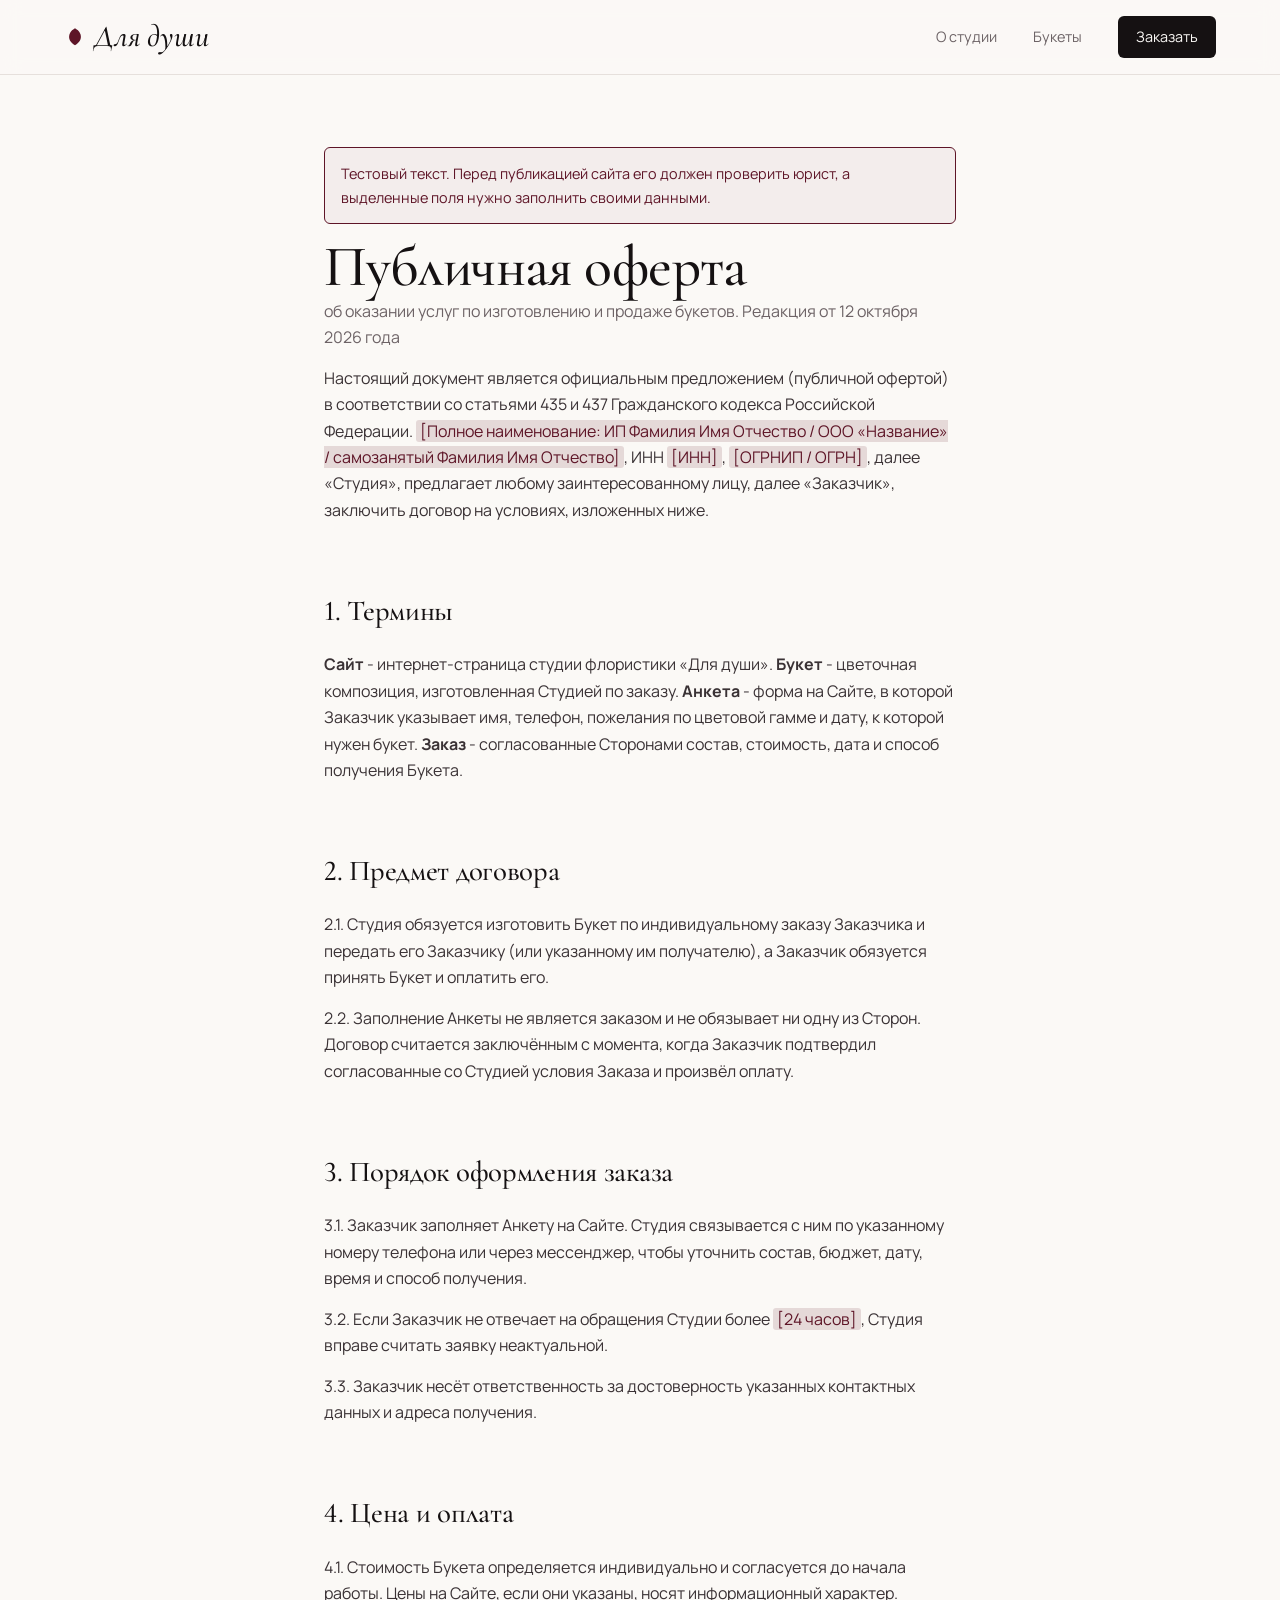
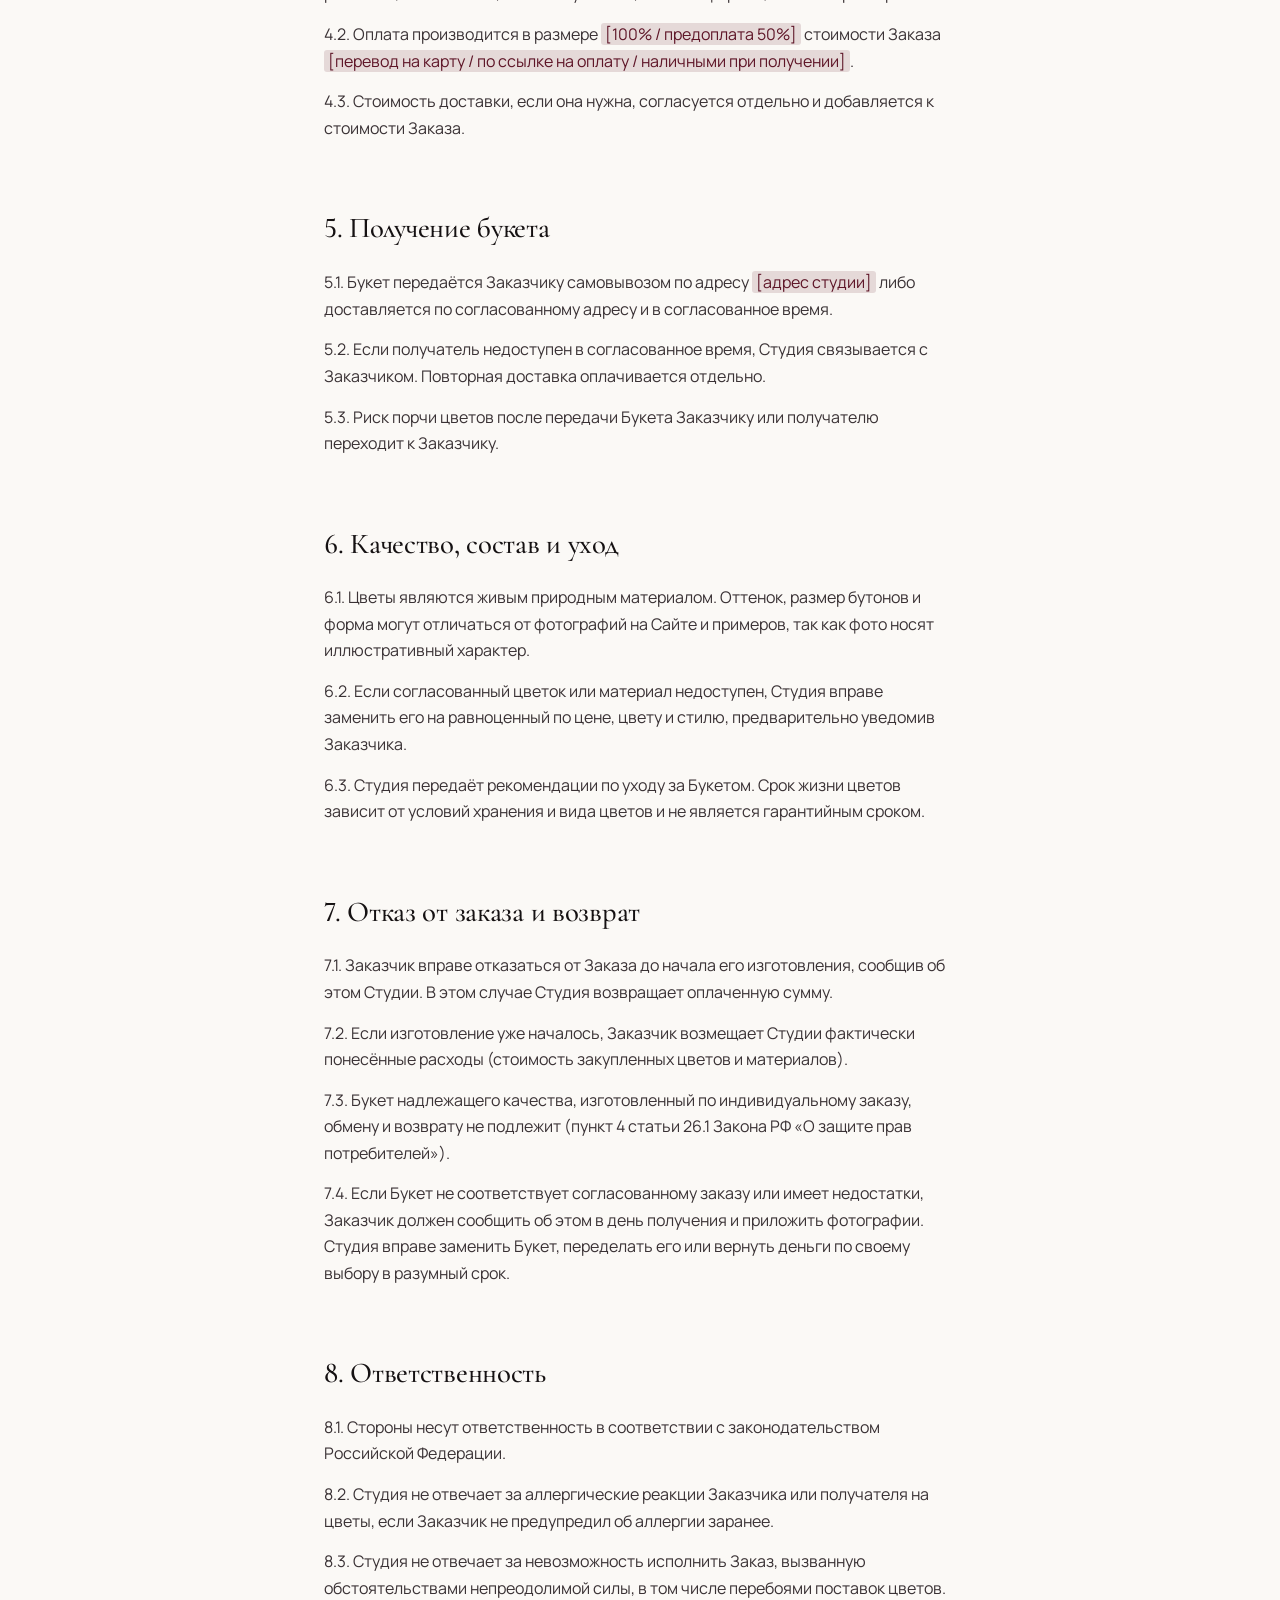
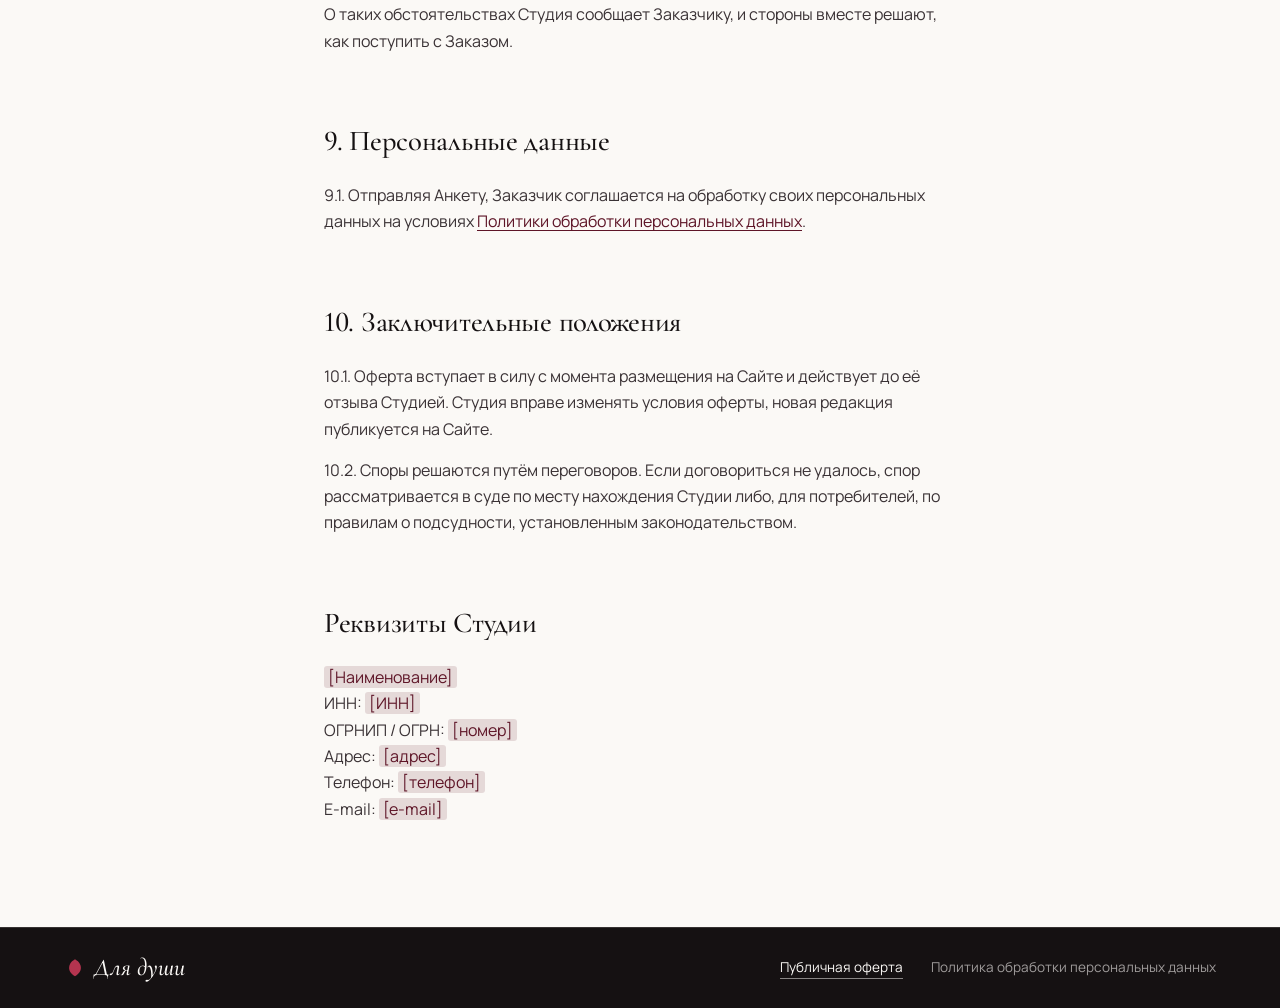
<file: oferta.html>
<!doctype html>
<html lang="ru">
<head>
  <meta charset="utf-8">
  <meta name="viewport" content="width=device-width, initial-scale=1">
  <title>Публичная оферта, Для души</title>
  <meta name="description" content="Публичная оферта студии флористики «Для души».">
  <link rel="preconnect" href="https://fonts.googleapis.com">
  <link rel="preconnect" href="https://fonts.gstatic.com" crossorigin>
  <link href="https://fonts.googleapis.com/css2?family=Cormorant+Garamond:ital,wght@0,400;0,500;0,600;1,400;1,500&family=Manrope:wght@400;500;600&display=swap" rel="stylesheet">
  <link rel="stylesheet" href="styles.css">
</head>
<body>

<header class="site-header">
  <a class="logo" href="index.html" aria-label="Для души, на главную">
    <svg class="logo-mark" viewBox="0 0 24 24" width="22" height="22" aria-hidden="true"><path d="M12 21c-5-3-7.5-7-6-12 1.2-3.6 4.2-5.4 6-6.5 1.8 1.1 4.8 2.9 6 6.5 1.5 5-1 9-6 12z" fill="currentColor"/></svg>
    <span class="logo-word">Для души</span>
  </a>
  <nav class="nav" aria-label="Разделы">
    <a href="index.html#about">О студии</a>
    <a href="index.html#bouquets">Букеты</a>
    <a class="nav-cta" href="index.html#order">Заказать</a>
  </nav>
</header>

<main class="doc">
  <p class="doc-note">Тестовый текст. Перед публикацией сайта его должен проверить юрист, а выделенные поля нужно заполнить своими данными.</p>
  <h1>Публичная оферта</h1>
  <p class="doc-date">об оказании услуг по изготовлению и продаже букетов. Редакция от 12 октября 2026 года</p>

  <p>Настоящий документ является официальным предложением (публичной офертой) в соответствии со статьями 435 и 437 Гражданского кодекса Российской Федерации. <mark class="fill">[Полное наименование: ИП Фамилия Имя Отчество / ООО «Название» / самозанятый Фамилия Имя Отчество]</mark>, ИНН <mark class="fill">[ИНН]</mark>, <mark class="fill">[ОГРНИП / ОГРН]</mark>, далее «Студия», предлагает любому заинтересованному лицу, далее «Заказчик», заключить договор на условиях, изложенных ниже.</p>

  <h2>1. Термины</h2>
  <p><b>Сайт</b> - интернет-страница студии флористики «Для души». <b>Букет</b> - цветочная композиция, изготовленная Студией по заказу. <b>Анкета</b> - форма на Сайте, в которой Заказчик указывает имя, телефон, пожелания по цветовой гамме и дату, к которой нужен букет. <b>Заказ</b> - согласованные Сторонами состав, стоимость, дата и способ получения Букета.</p>

  <h2>2. Предмет договора</h2>
  <p>2.1. Студия обязуется изготовить Букет по индивидуальному заказу Заказчика и передать его Заказчику (или указанному им получателю), а Заказчик обязуется принять Букет и оплатить его.</p>
  <p>2.2. Заполнение Анкеты не является заказом и не обязывает ни одну из Сторон. Договор считается заключённым с момента, когда Заказчик подтвердил согласованные со Студией условия Заказа и произвёл оплату.</p>

  <h2>3. Порядок оформления заказа</h2>
  <p>3.1. Заказчик заполняет Анкету на Сайте. Студия связывается с ним по указанному номеру телефона или через мессенджер, чтобы уточнить состав, бюджет, дату, время и способ получения.</p>
  <p>3.2. Если Заказчик не отвечает на обращения Студии более <mark class="fill">[24 часов]</mark>, Студия вправе считать заявку неактуальной.</p>
  <p>3.3. Заказчик несёт ответственность за достоверность указанных контактных данных и адреса получения.</p>

  <h2>4. Цена и оплата</h2>
  <p>4.1. Стоимость Букета определяется индивидуально и согласуется до начала работы. Цены на Сайте, если они указаны, носят информационный характер.</p>
  <p>4.2. Оплата производится в размере <mark class="fill">[100% / предоплата 50%]</mark> стоимости Заказа <mark class="fill">[перевод на карту / по ссылке на оплату / наличными при получении]</mark>.</p>
  <p>4.3. Стоимость доставки, если она нужна, согласуется отдельно и добавляется к стоимости Заказа.</p>

  <h2>5. Получение букета</h2>
  <p>5.1. Букет передаётся Заказчику самовывозом по адресу <mark class="fill">[адрес студии]</mark> либо доставляется по согласованному адресу и в согласованное время.</p>
  <p>5.2. Если получатель недоступен в согласованное время, Студия связывается с Заказчиком. Повторная доставка оплачивается отдельно.</p>
  <p>5.3. Риск порчи цветов после передачи Букета Заказчику или получателю переходит к Заказчику.</p>

  <h2>6. Качество, состав и уход</h2>
  <p>6.1. Цветы являются живым природным материалом. Оттенок, размер бутонов и форма могут отличаться от фотографий на Сайте и примеров, так как фото носят иллюстративный характер.</p>
  <p>6.2. Если согласованный цветок или материал недоступен, Студия вправе заменить его на равноценный по цене, цвету и стилю, предварительно уведомив Заказчика.</p>
  <p>6.3. Студия передаёт рекомендации по уходу за Букетом. Срок жизни цветов зависит от условий хранения и вида цветов и не является гарантийным сроком.</p>

  <h2>7. Отказ от заказа и возврат</h2>
  <p>7.1. Заказчик вправе отказаться от Заказа до начала его изготовления, сообщив об этом Студии. В этом случае Студия возвращает оплаченную сумму.</p>
  <p>7.2. Если изготовление уже началось, Заказчик возмещает Студии фактически понесённые расходы (стоимость закупленных цветов и материалов).</p>
  <p>7.3. Букет надлежащего качества, изготовленный по индивидуальному заказу, обмену и возврату не подлежит (пункт 4 статьи 26.1 Закона РФ «О защите прав потребителей»).</p>
  <p>7.4. Если Букет не соответствует согласованному заказу или имеет недостатки, Заказчик должен сообщить об этом в день получения и приложить фотографии. Студия вправе заменить Букет, переделать его или вернуть деньги по своему выбору в разумный срок.</p>

  <h2>8. Ответственность</h2>
  <p>8.1. Стороны несут ответственность в соответствии с законодательством Российской Федерации.</p>
  <p>8.2. Студия не отвечает за аллергические реакции Заказчика или получателя на цветы, если Заказчик не предупредил об аллергии заранее.</p>
  <p>8.3. Студия не отвечает за невозможность исполнить Заказ, вызванную обстоятельствами непреодолимой силы, в том числе перебоями поставок цветов. О таких обстоятельствах Студия сообщает Заказчику, и стороны вместе решают, как поступить с Заказом.</p>

  <h2>9. Персональные данные</h2>
  <p>9.1. Отправляя Анкету, Заказчик соглашается на обработку своих персональных данных на условиях <a href="privacy.html">Политики обработки персональных данных</a>.</p>

  <h2>10. Заключительные положения</h2>
  <p>10.1. Оферта вступает в силу с момента размещения на Сайте и действует до её отзыва Студией. Студия вправе изменять условия оферты, новая редакция публикуется на Сайте.</p>
  <p>10.2. Споры решаются путём переговоров. Если договориться не удалось, спор рассматривается в суде по месту нахождения Студии либо, для потребителей, по правилам о подсудности, установленным законодательством.</p>

  <h2>Реквизиты Студии</h2>
  <p><mark class="fill">[Наименование]</mark><br>
  ИНН: <mark class="fill">[ИНН]</mark><br>
  ОГРНИП / ОГРН: <mark class="fill">[номер]</mark><br>
  Адрес: <mark class="fill">[адрес]</mark><br>
  Телефон: <mark class="fill">[телефон]</mark><br>
  E-mail: <mark class="fill">[e-mail]</mark></p>
</main>

<footer class="site-footer">
  <a class="logo" href="index.html" aria-label="Для души, на главную">
    <svg class="logo-mark" viewBox="0 0 24 24" width="22" height="22" aria-hidden="true"><path d="M12 21c-5-3-7.5-7-6-12 1.2-3.6 4.2-5.4 6-6.5 1.8 1.1 4.8 2.9 6 6.5 1.5 5-1 9-6 12z" fill="currentColor"/></svg>
    <span class="logo-word">Для души</span>
  </a>
  <nav class="footer-links" aria-label="Документы">
    <a href="oferta.html" aria-current="page">Публичная оферта</a>
    <a href="privacy.html">Политика обработки персональных данных</a>
  </nav>
</footer>

</body>
</html>
</file>
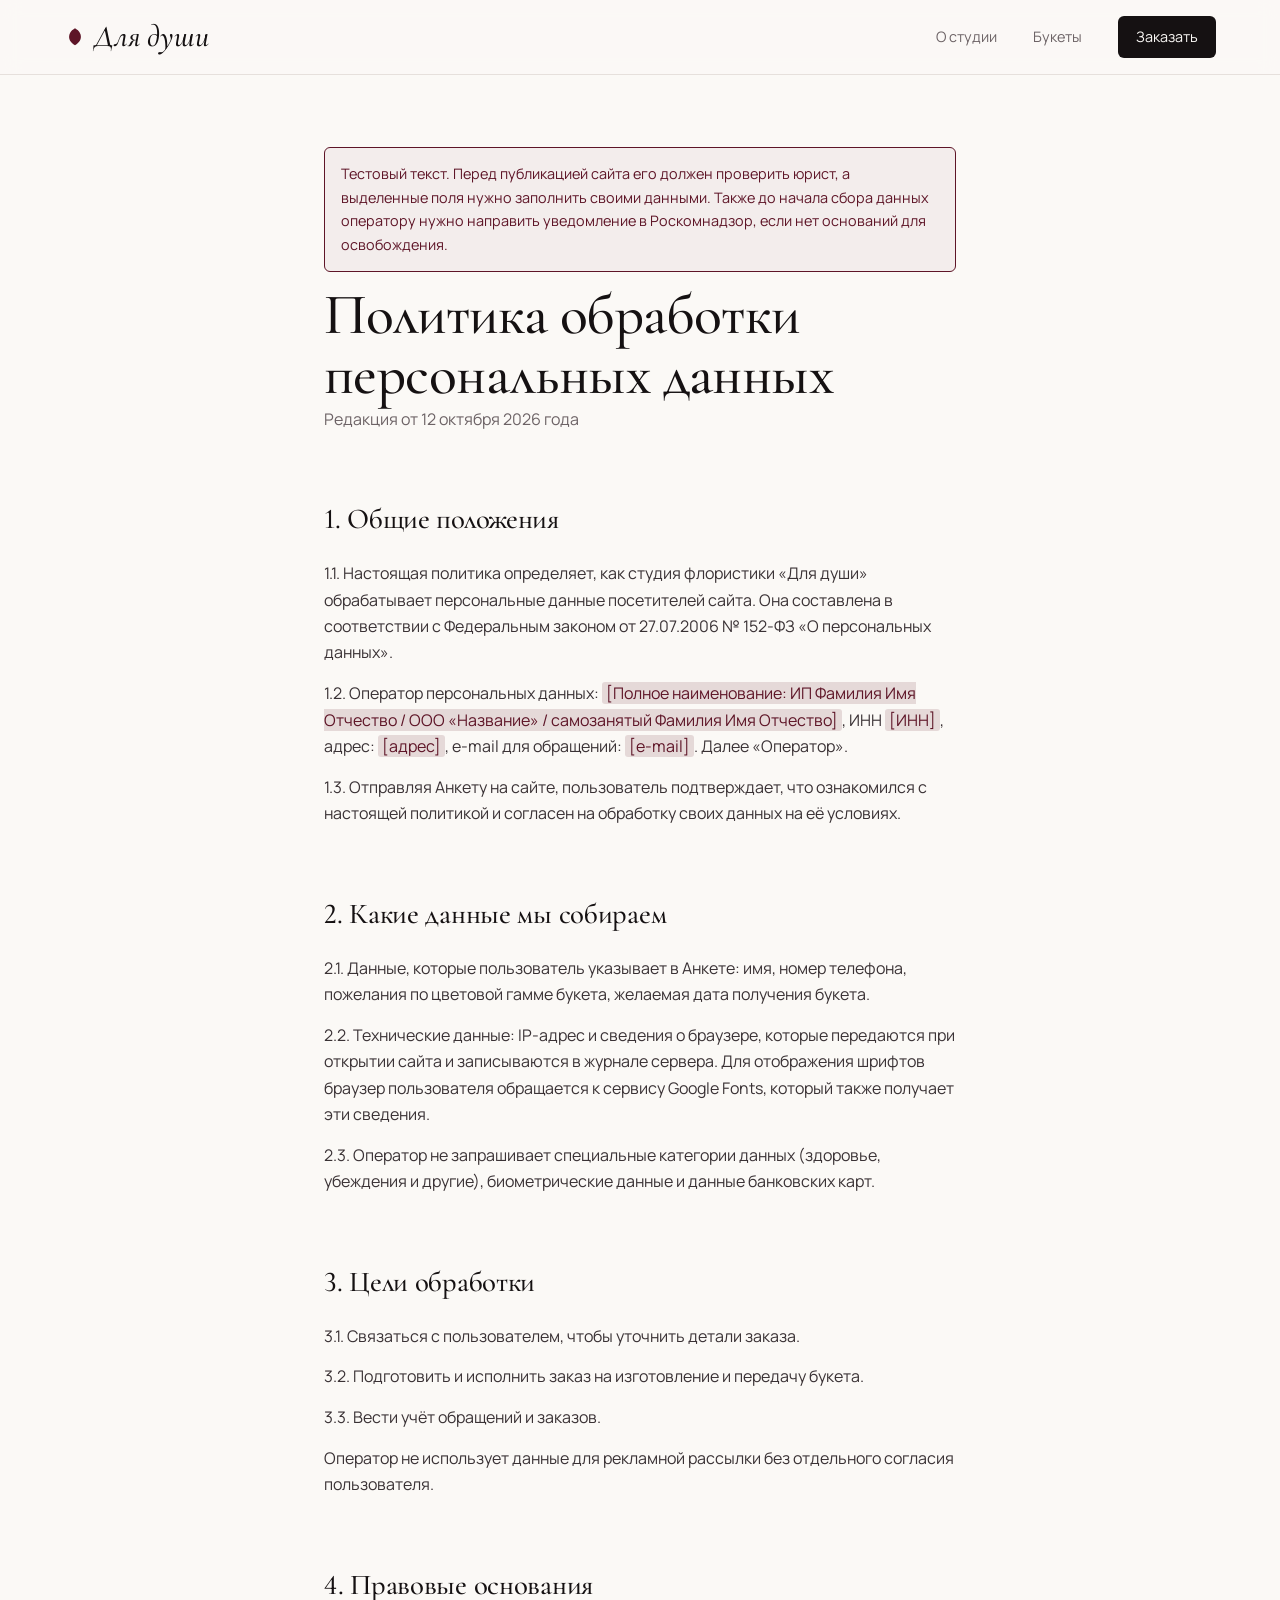
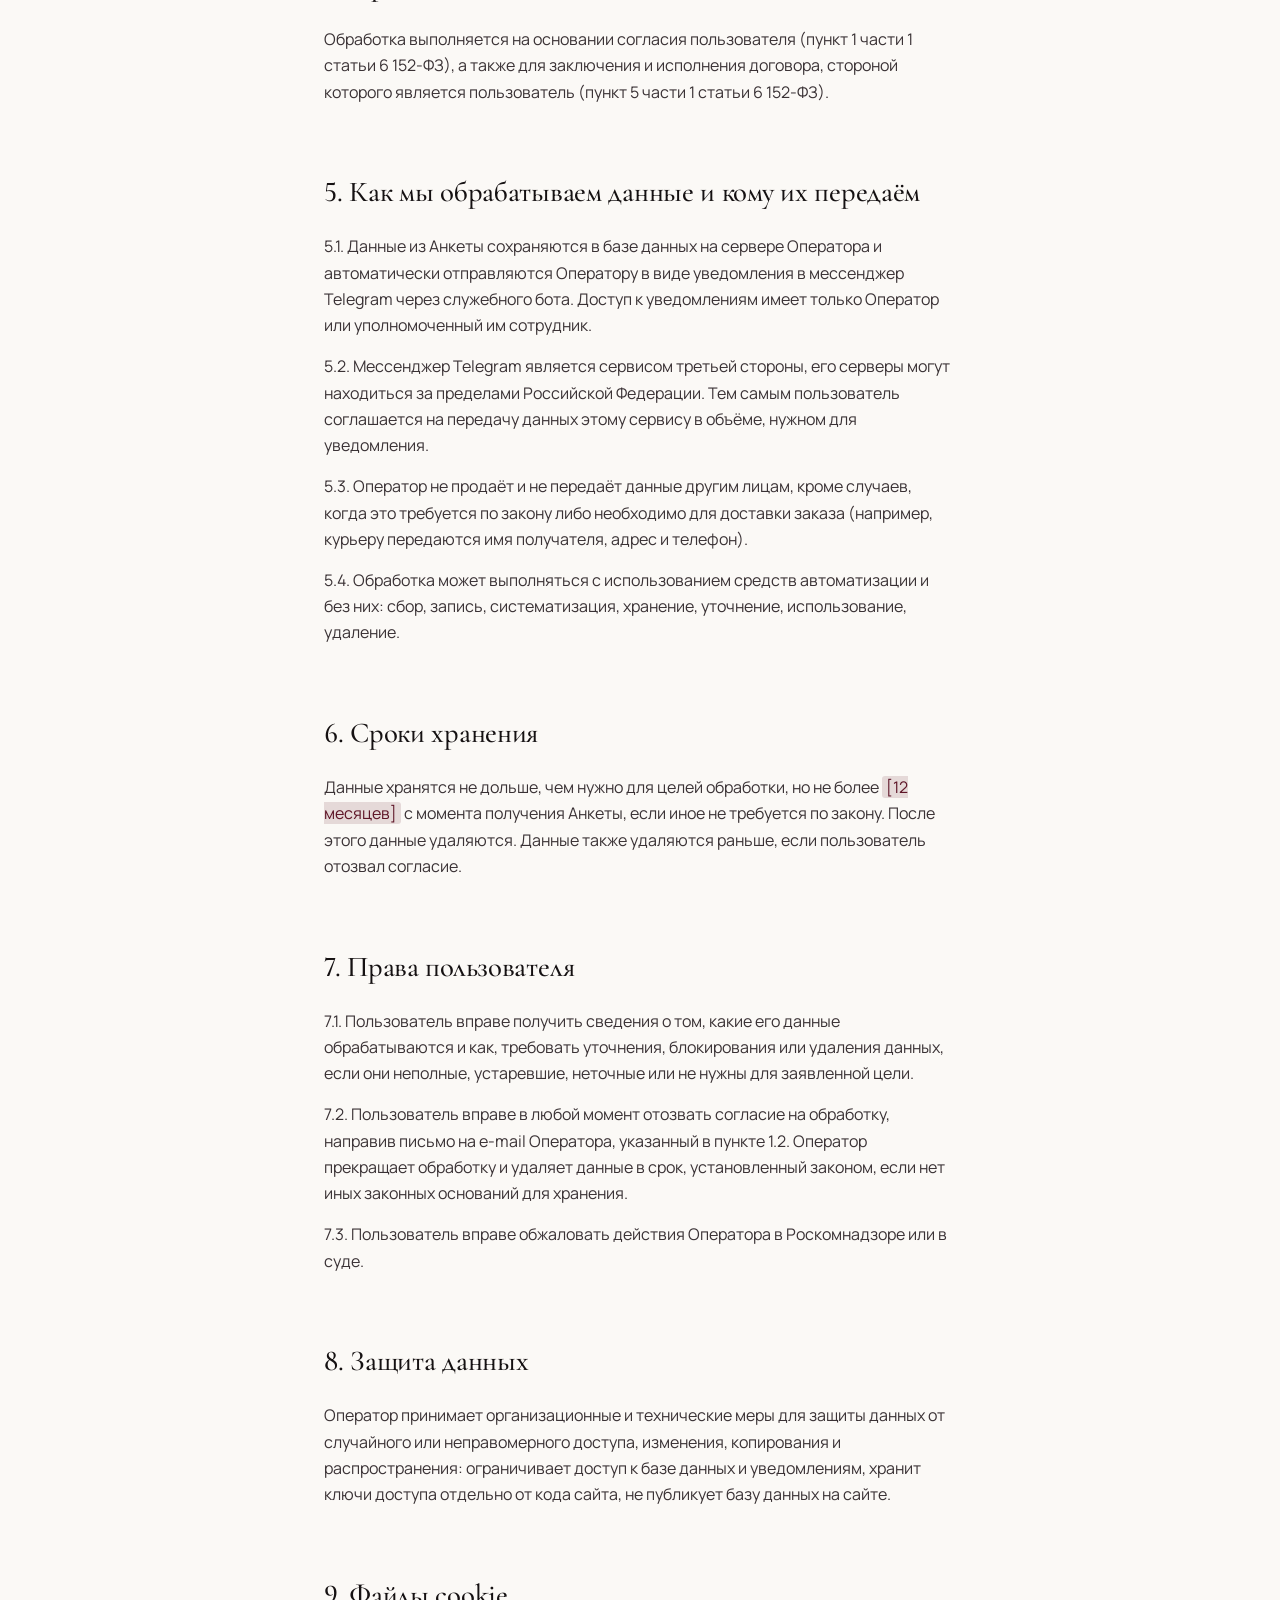
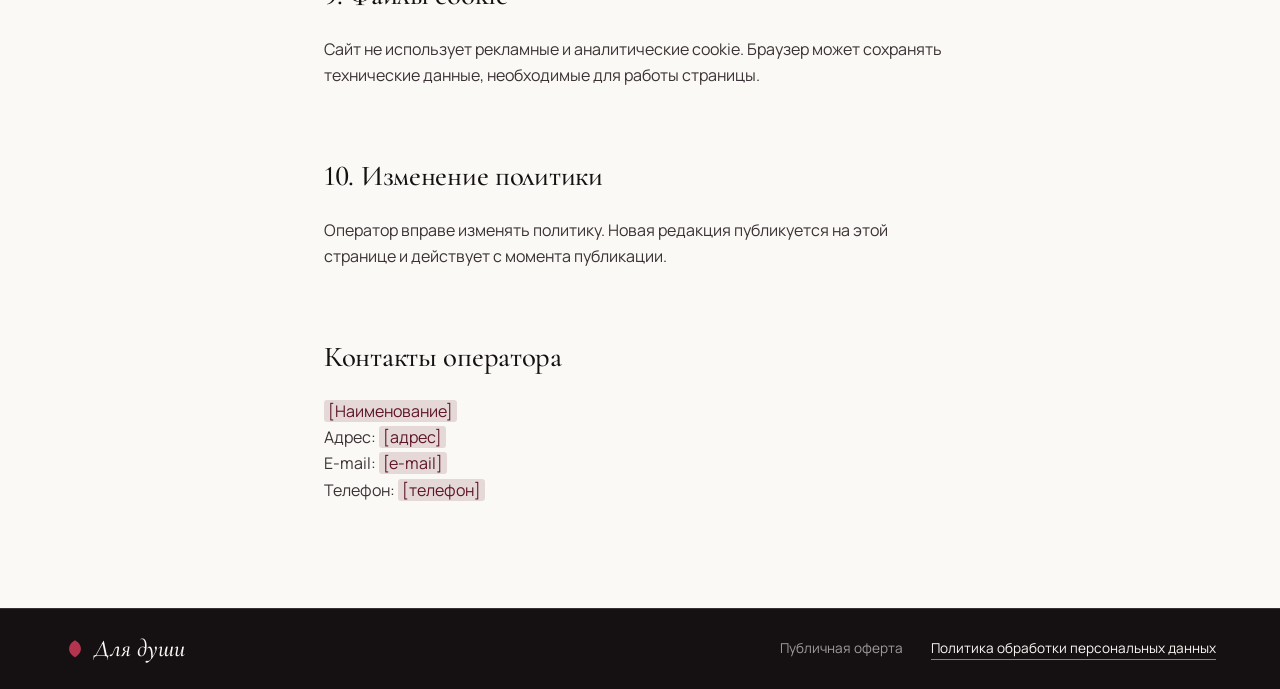
<file: privacy.html>
<!doctype html>
<html lang="ru">
<head>
  <meta charset="utf-8">
  <meta name="viewport" content="width=device-width, initial-scale=1">
  <title>Политика обработки персональных данных, Для души</title>
  <meta name="description" content="Политика обработки персональных данных студии флористики «Для души».">
  <link rel="preconnect" href="https://fonts.googleapis.com">
  <link rel="preconnect" href="https://fonts.gstatic.com" crossorigin>
  <link href="https://fonts.googleapis.com/css2?family=Cormorant+Garamond:ital,wght@0,400;0,500;0,600;1,400;1,500&family=Manrope:wght@400;500;600&display=swap" rel="stylesheet">
  <link rel="stylesheet" href="styles.css">
</head>
<body>

<header class="site-header">
  <a class="logo" href="index.html" aria-label="Для души, на главную">
    <svg class="logo-mark" viewBox="0 0 24 24" width="22" height="22" aria-hidden="true"><path d="M12 21c-5-3-7.5-7-6-12 1.2-3.6 4.2-5.4 6-6.5 1.8 1.1 4.8 2.9 6 6.5 1.5 5-1 9-6 12z" fill="currentColor"/></svg>
    <span class="logo-word">Для души</span>
  </a>
  <nav class="nav" aria-label="Разделы">
    <a href="index.html#about">О студии</a>
    <a href="index.html#bouquets">Букеты</a>
    <a class="nav-cta" href="index.html#order">Заказать</a>
  </nav>
</header>

<main class="doc">
  <p class="doc-note">Тестовый текст. Перед публикацией сайта его должен проверить юрист, а выделенные поля нужно заполнить своими данными. Также до начала сбора данных оператору нужно направить уведомление в Роскомнадзор, если нет оснований для освобождения.</p>
  <h1>Политика обработки персональных данных</h1>
  <p class="doc-date">Редакция от 12 октября 2026 года</p>

  <h2>1. Общие положения</h2>
  <p>1.1. Настоящая политика определяет, как студия флористики «Для души» обрабатывает персональные данные посетителей сайта. Она составлена в соответствии с Федеральным законом от 27.07.2006 № 152-ФЗ «О персональных данных».</p>
  <p>1.2. Оператор персональных данных: <mark class="fill">[Полное наименование: ИП Фамилия Имя Отчество / ООО «Название» / самозанятый Фамилия Имя Отчество]</mark>, ИНН <mark class="fill">[ИНН]</mark>, адрес: <mark class="fill">[адрес]</mark>, e-mail для обращений: <mark class="fill">[e-mail]</mark>. Далее «Оператор».</p>
  <p>1.3. Отправляя Анкету на сайте, пользователь подтверждает, что ознакомился с настоящей политикой и согласен на обработку своих данных на её условиях.</p>

  <h2>2. Какие данные мы собираем</h2>
  <p>2.1. Данные, которые пользователь указывает в Анкете: имя, номер телефона, пожелания по цветовой гамме букета, желаемая дата получения букета.</p>
  <p>2.2. Технические данные: IP-адрес и сведения о браузере, которые передаются при открытии сайта и записываются в журнале сервера. Для отображения шрифтов браузер пользователя обращается к сервису Google Fonts, который также получает эти сведения.</p>
  <p>2.3. Оператор не запрашивает специальные категории данных (здоровье, убеждения и другие), биометрические данные и данные банковских карт.</p>

  <h2>3. Цели обработки</h2>
  <p>3.1. Связаться с пользователем, чтобы уточнить детали заказа.</p>
  <p>3.2. Подготовить и исполнить заказ на изготовление и передачу букета.</p>
  <p>3.3. Вести учёт обращений и заказов.</p>
  <p>Оператор не использует данные для рекламной рассылки без отдельного согласия пользователя.</p>

  <h2>4. Правовые основания</h2>
  <p>Обработка выполняется на основании согласия пользователя (пункт 1 части 1 статьи 6 152-ФЗ), а также для заключения и исполнения договора, стороной которого является пользователь (пункт 5 части 1 статьи 6 152-ФЗ).</p>

  <h2>5. Как мы обрабатываем данные и кому их передаём</h2>
  <p>5.1. Данные из Анкеты сохраняются в базе данных на сервере Оператора и автоматически отправляются Оператору в виде уведомления в мессенджер Telegram через служебного бота. Доступ к уведомлениям имеет только Оператор или уполномоченный им сотрудник.</p>
  <p>5.2. Мессенджер Telegram является сервисом третьей стороны, его серверы могут находиться за пределами Российской Федерации. Тем самым пользователь соглашается на передачу данных этому сервису в объёме, нужном для уведомления.</p>
  <p>5.3. Оператор не продаёт и не передаёт данные другим лицам, кроме случаев, когда это требуется по закону либо необходимо для доставки заказа (например, курьеру передаются имя получателя, адрес и телефон).</p>
  <p>5.4. Обработка может выполняться с использованием средств автоматизации и без них: сбор, запись, систематизация, хранение, уточнение, использование, удаление.</p>

  <h2>6. Сроки хранения</h2>
  <p>Данные хранятся не дольше, чем нужно для целей обработки, но не более <mark class="fill">[12 месяцев]</mark> с момента получения Анкеты, если иное не требуется по закону. После этого данные удаляются. Данные также удаляются раньше, если пользователь отозвал согласие.</p>

  <h2>7. Права пользователя</h2>
  <p>7.1. Пользователь вправе получить сведения о том, какие его данные обрабатываются и как, требовать уточнения, блокирования или удаления данных, если они неполные, устаревшие, неточные или не нужны для заявленной цели.</p>
  <p>7.2. Пользователь вправе в любой момент отозвать согласие на обработку, направив письмо на e-mail Оператора, указанный в пункте 1.2. Оператор прекращает обработку и удаляет данные в срок, установленный законом, если нет иных законных оснований для хранения.</p>
  <p>7.3. Пользователь вправе обжаловать действия Оператора в Роскомнадзоре или в суде.</p>

  <h2>8. Защита данных</h2>
  <p>Оператор принимает организационные и технические меры для защиты данных от случайного или неправомерного доступа, изменения, копирования и распространения: ограничивает доступ к базе данных и уведомлениям, хранит ключи доступа отдельно от кода сайта, не публикует базу данных на сайте.</p>

  <h2>9. Файлы cookie</h2>
  <p>Сайт не использует рекламные и аналитические cookie. Браузер может сохранять технические данные, необходимые для работы страницы.</p>

  <h2>10. Изменение политики</h2>
  <p>Оператор вправе изменять политику. Новая редакция публикуется на этой странице и действует с момента публикации.</p>

  <h2>Контакты оператора</h2>
  <p><mark class="fill">[Наименование]</mark><br>
  Адрес: <mark class="fill">[адрес]</mark><br>
  E-mail: <mark class="fill">[e-mail]</mark><br>
  Телефон: <mark class="fill">[телефон]</mark></p>
</main>

<footer class="site-footer">
  <a class="logo" href="index.html" aria-label="Для души, на главную">
    <svg class="logo-mark" viewBox="0 0 24 24" width="22" height="22" aria-hidden="true"><path d="M12 21c-5-3-7.5-7-6-12 1.2-3.6 4.2-5.4 6-6.5 1.8 1.1 4.8 2.9 6 6.5 1.5 5-1 9-6 12z" fill="currentColor"/></svg>
    <span class="logo-word">Для души</span>
  </a>
  <nav class="footer-links" aria-label="Документы">
    <a href="oferta.html">Публичная оферта</a>
    <a href="privacy.html" aria-current="page">Политика обработки персональных данных</a>
  </nav>
</footer>

</body>
</html>
</file>
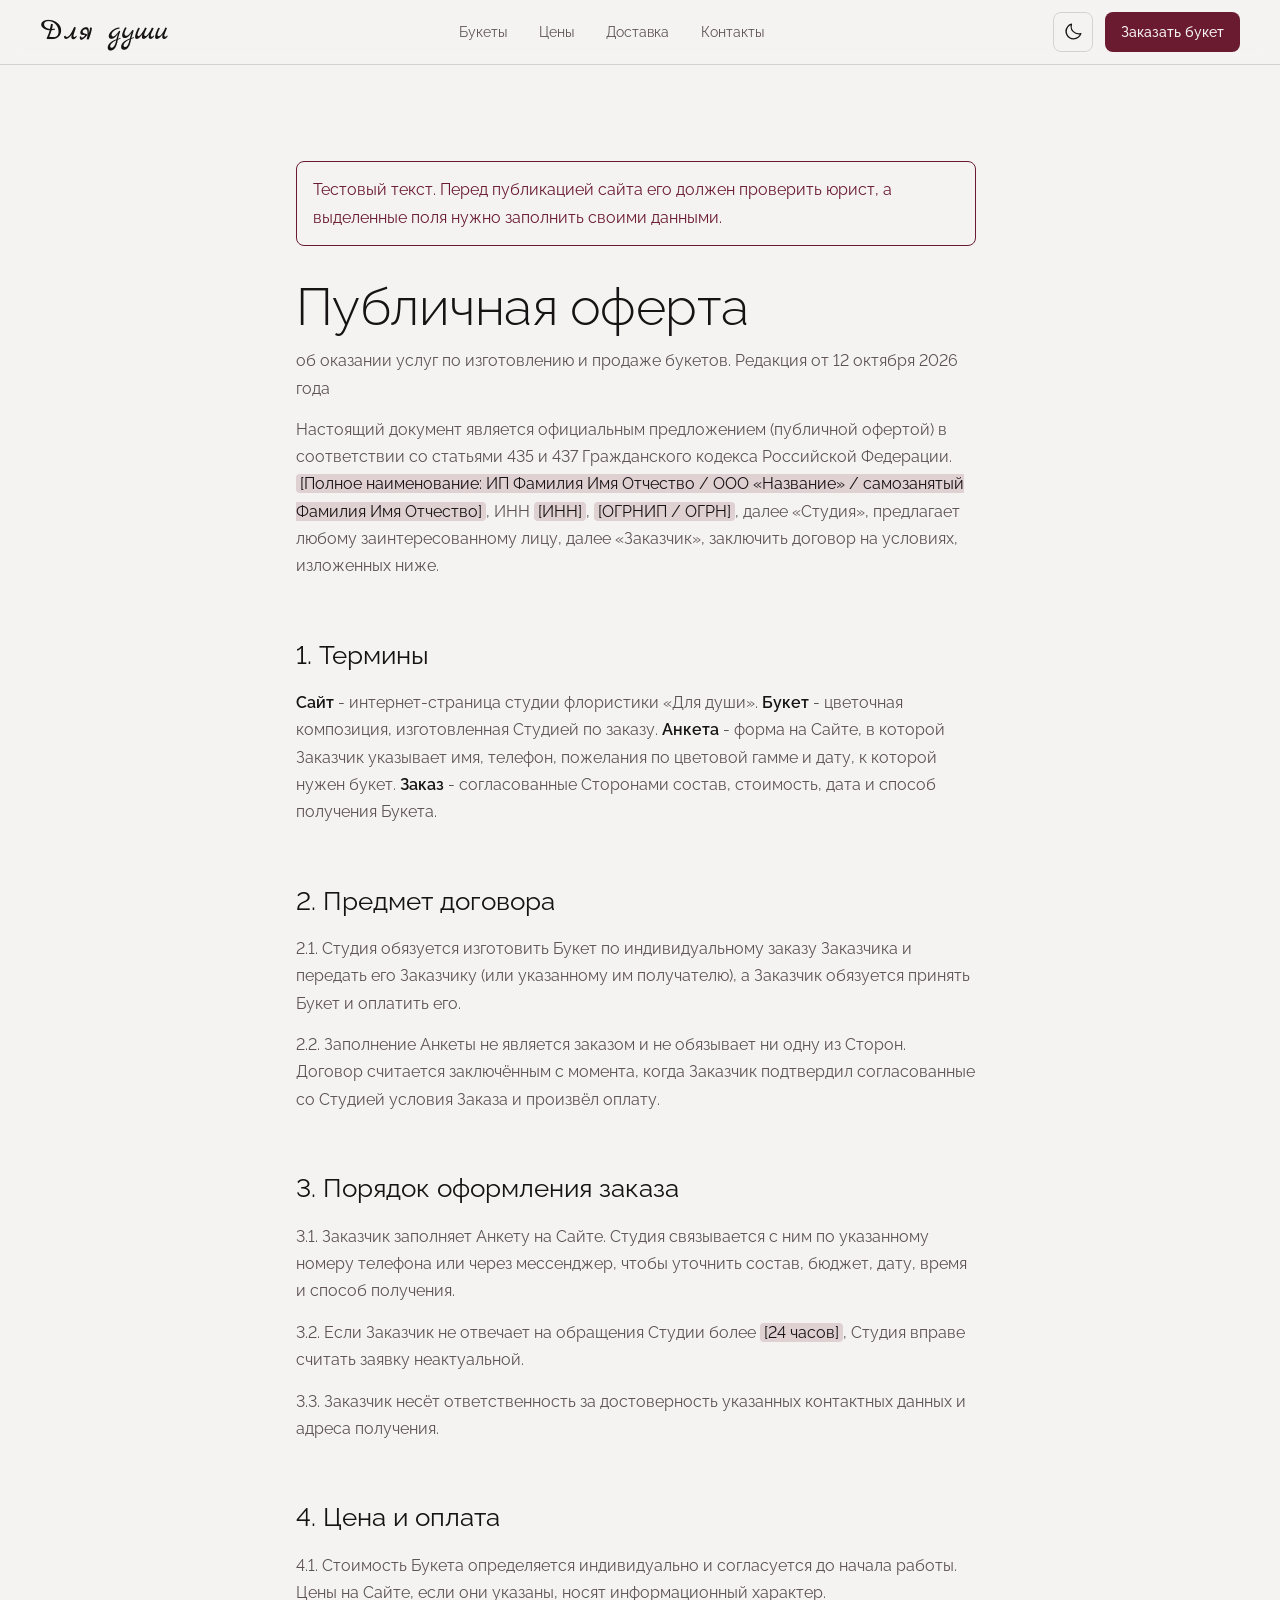
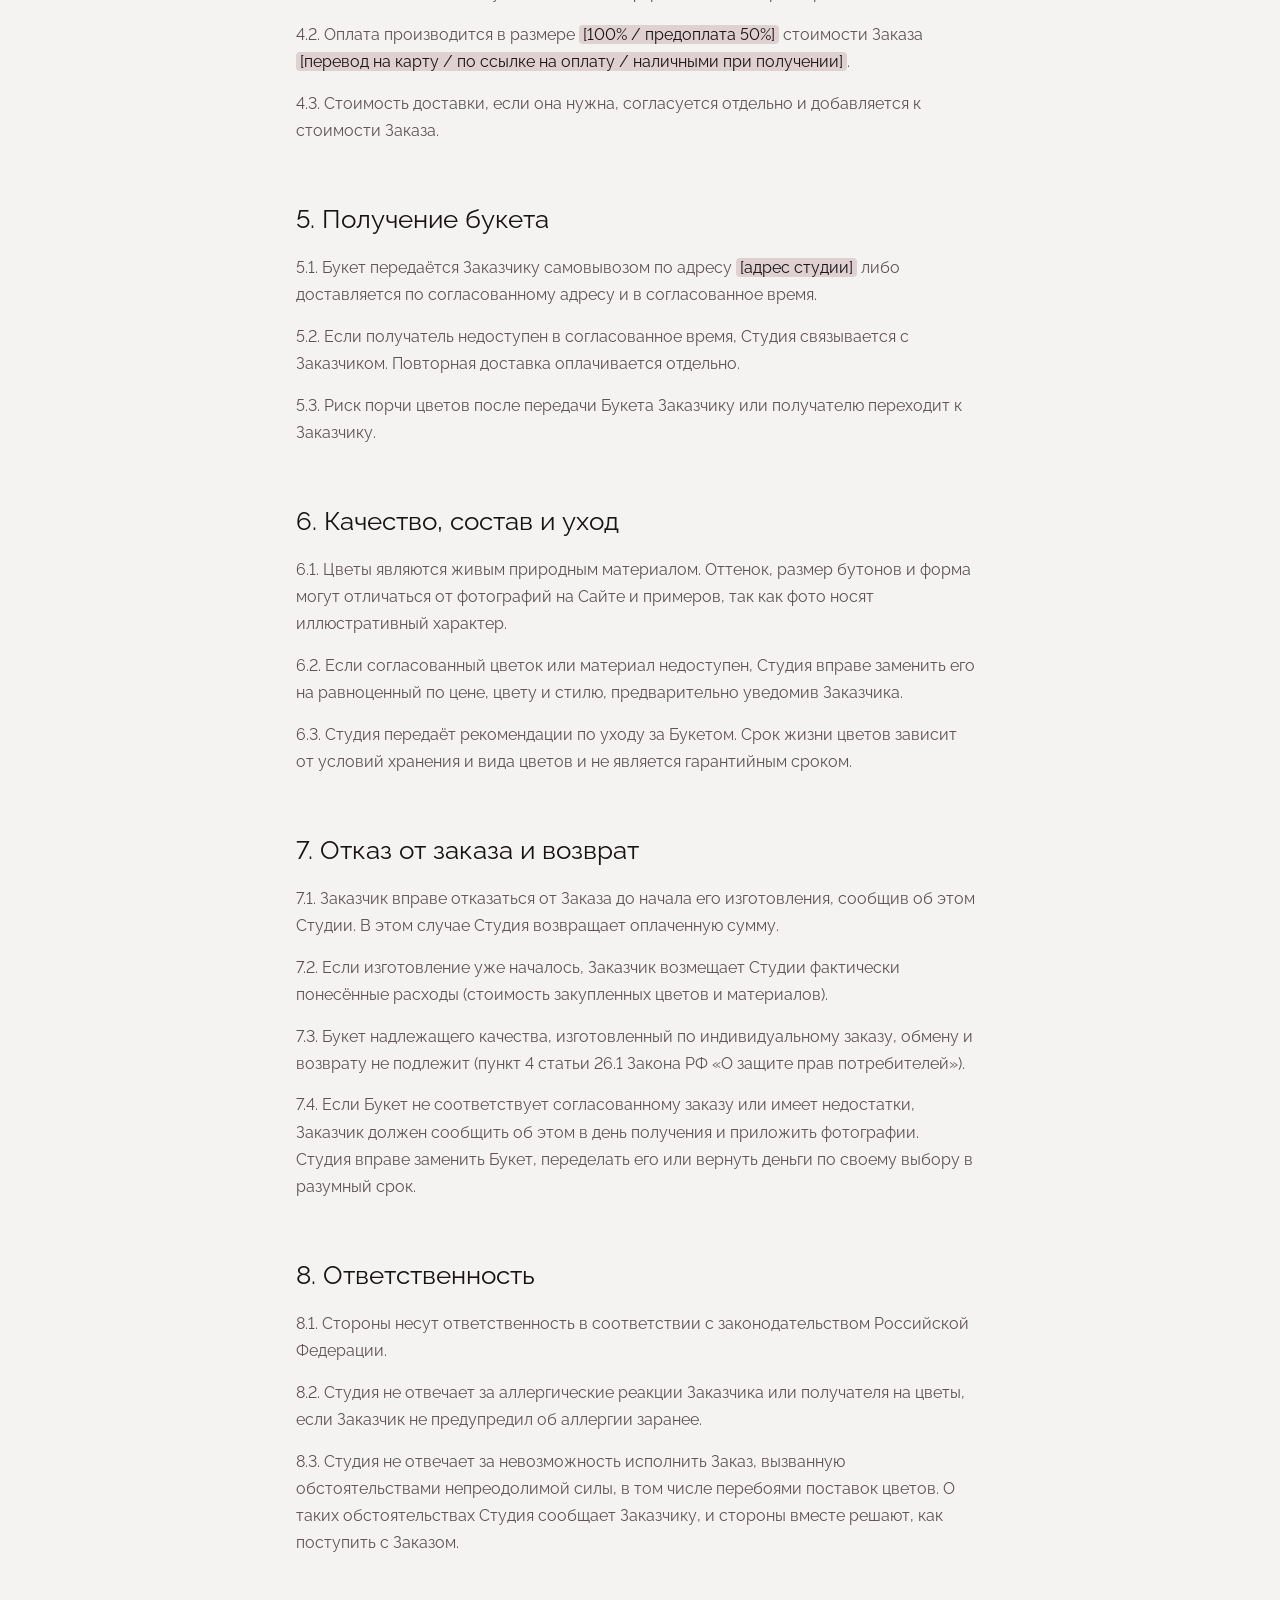
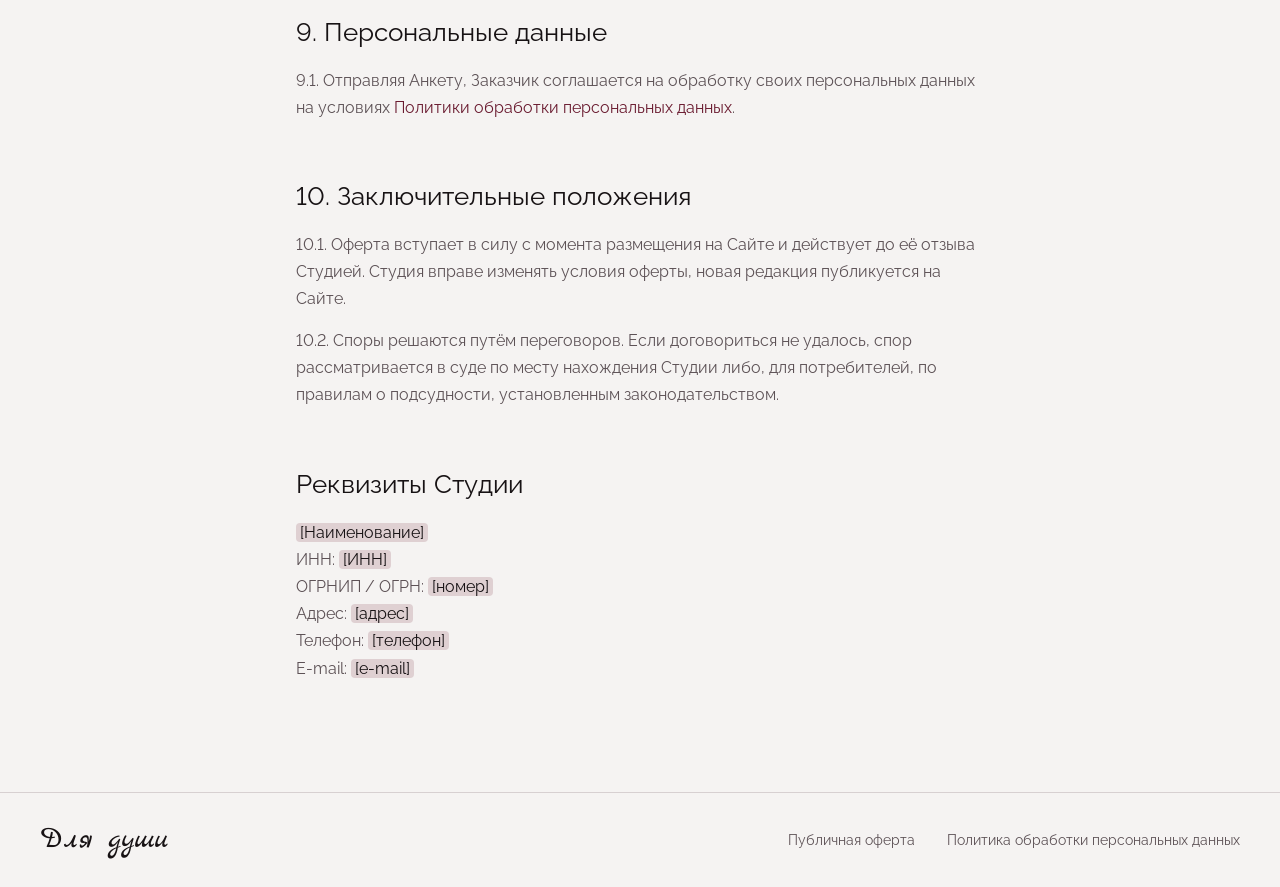
<file: v2/oferta.html>
<!doctype html>
<html lang="ru">
  <head>
    <meta charset="utf-8" />
    <meta name="viewport" content="width=device-width, initial-scale=1" />
    <meta name="color-scheme" content="light dark" />
    <title>Публичная оферта, Для души</title>
    <script>try{var t=localStorage.getItem("theme");if(t==="light"||t==="dark")document.documentElement.dataset.theme=t}catch(e){}</script>
    <script type="module" crossorigin src="./assets/Footer-B4NESeS7.js"></script>
    <script type="module" crossorigin src="./assets/legal-3AwWSGNg.js"></script>
    <link rel="stylesheet" crossorigin href="./assets/Footer-BgweO5qA.css">
  </head>
  <body data-page="oferta">
    <div id="root"></div>
  </body>
</html>
</file>
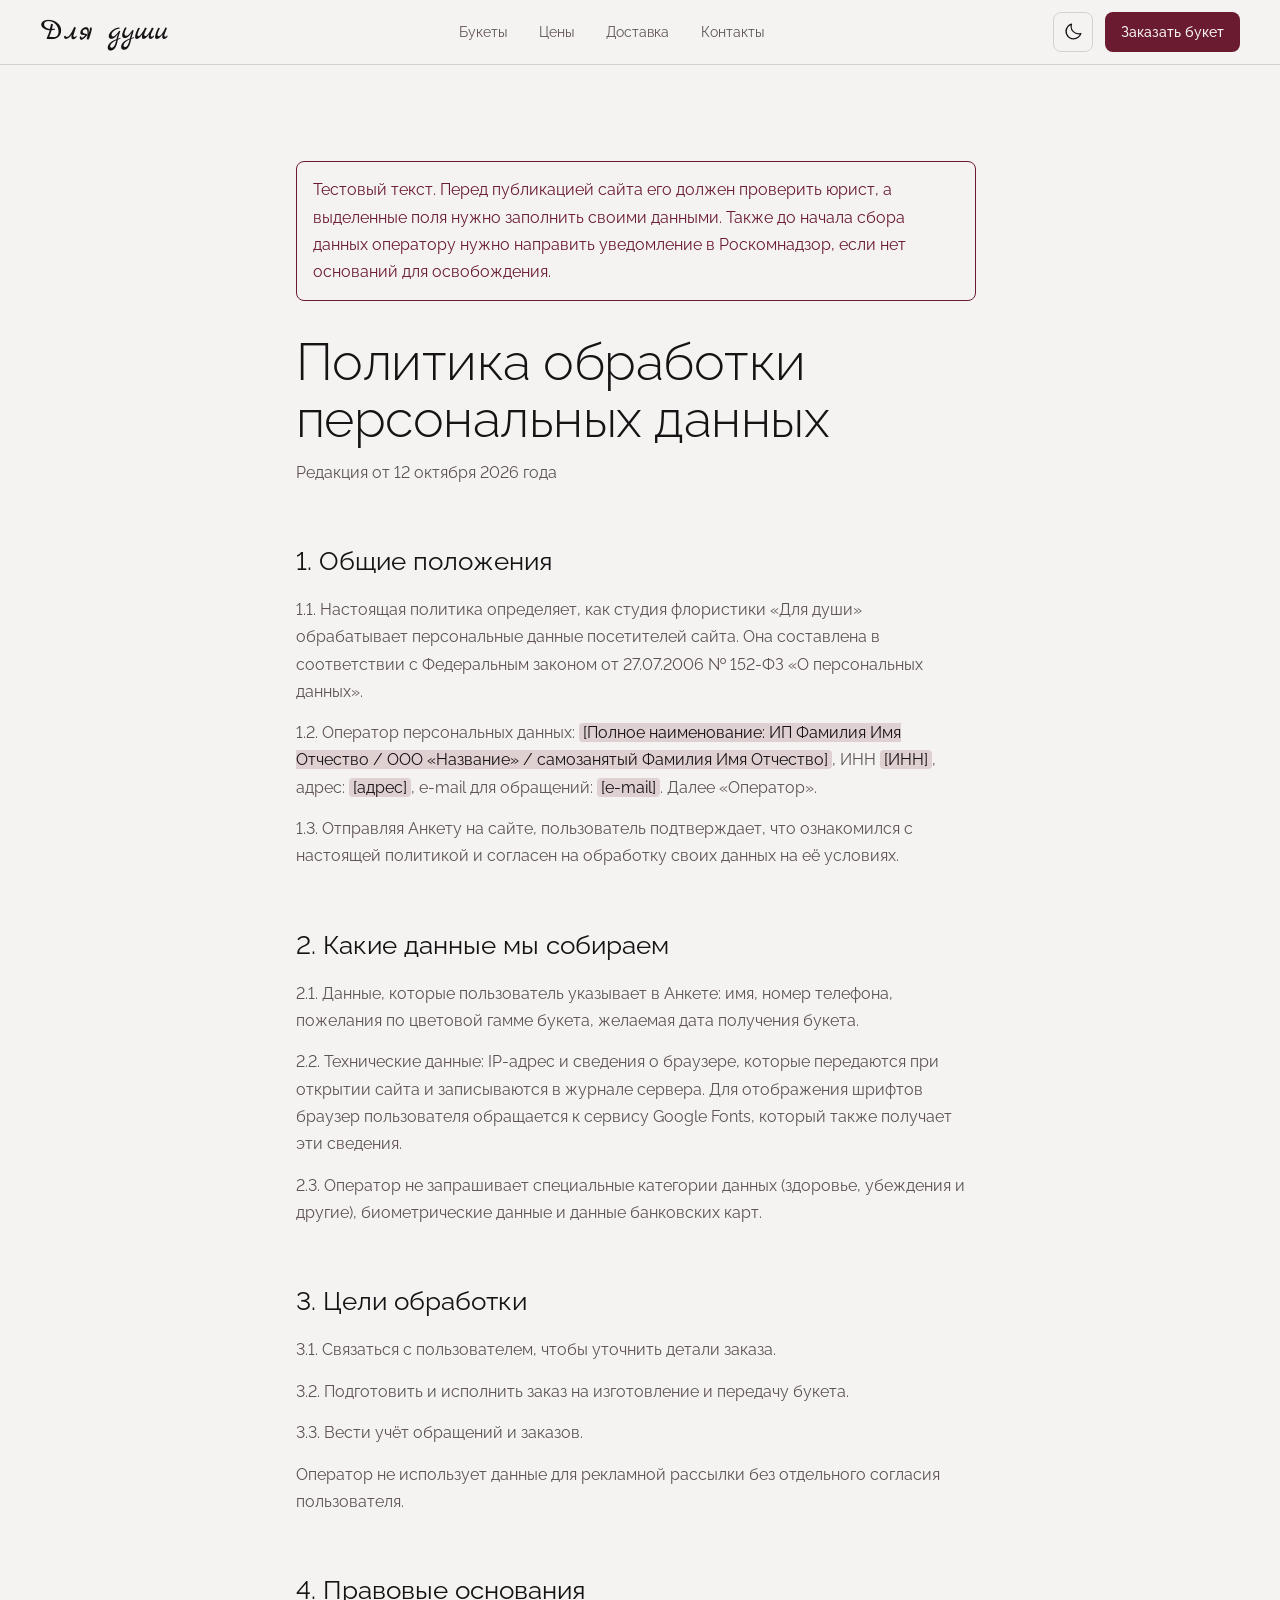
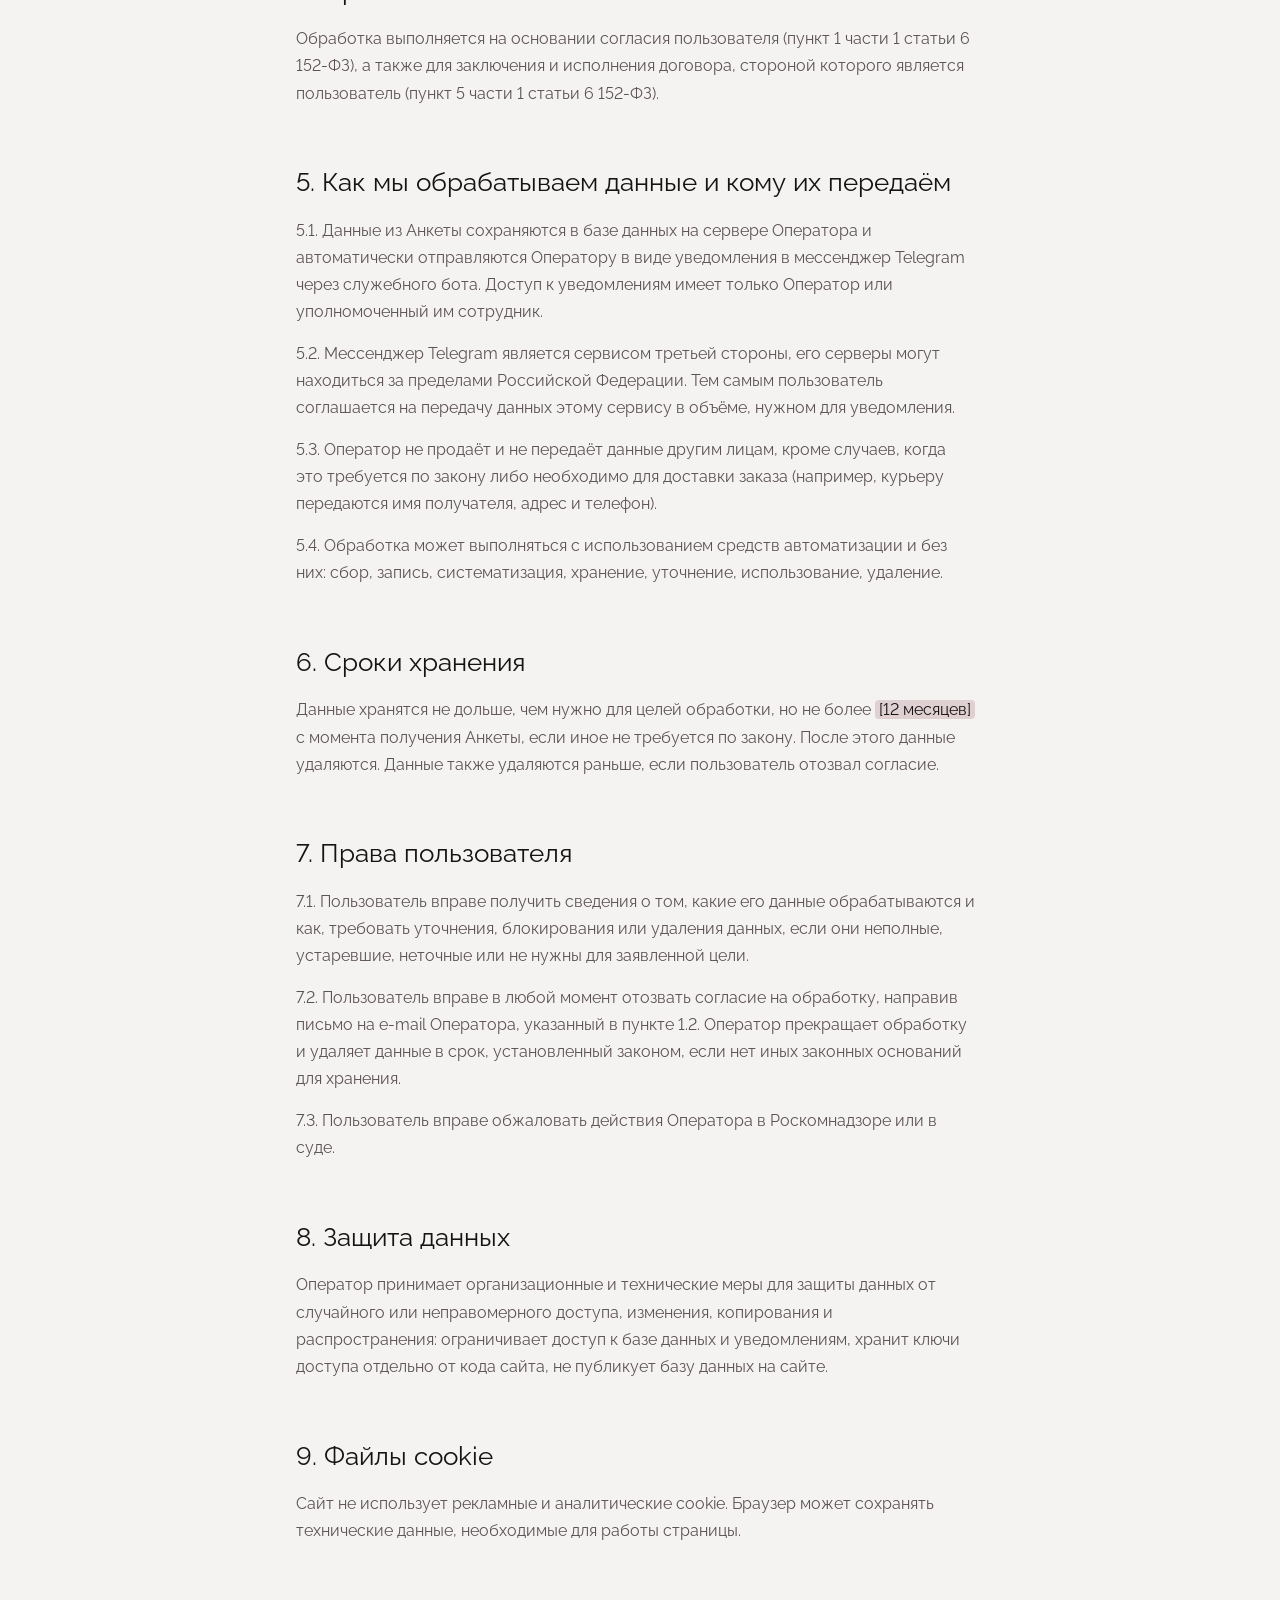
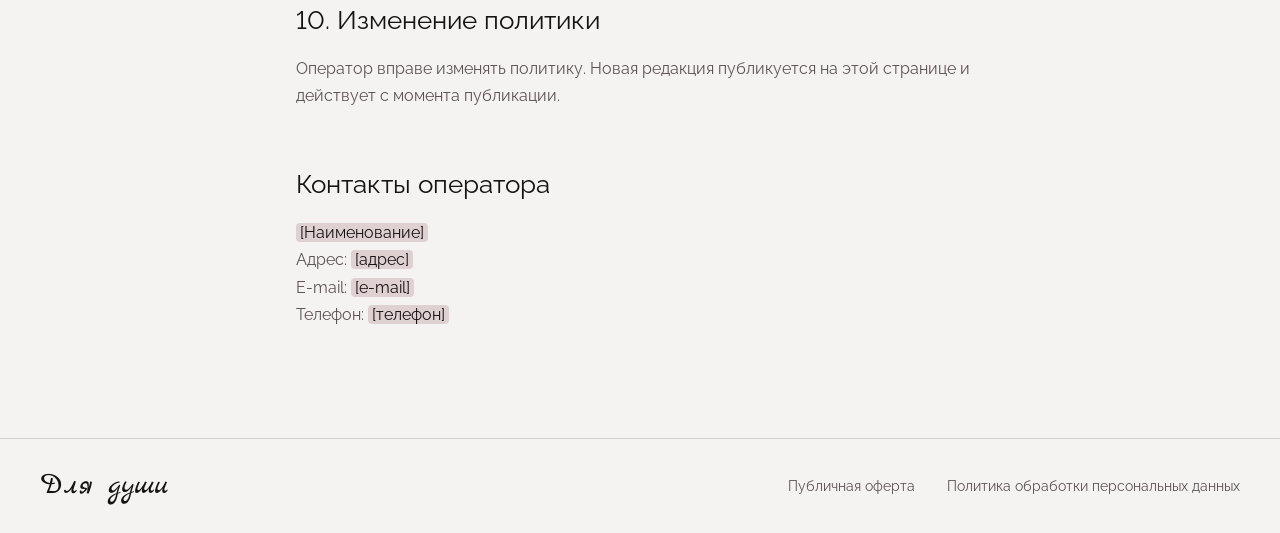
<file: v2/privacy.html>
<!doctype html>
<html lang="ru">
  <head>
    <meta charset="utf-8" />
    <meta name="viewport" content="width=device-width, initial-scale=1" />
    <meta name="color-scheme" content="light dark" />
    <title>Политика обработки персональных данных, Для души</title>
    <script>try{var t=localStorage.getItem("theme");if(t==="light"||t==="dark")document.documentElement.dataset.theme=t}catch(e){}</script>
    <script type="module" crossorigin src="./assets/Footer-B4NESeS7.js"></script>
    <script type="module" crossorigin src="./assets/legal-3AwWSGNg.js"></script>
    <link rel="stylesheet" crossorigin href="./assets/Footer-BgweO5qA.css">
  </head>
  <body data-page="privacy">
    <div id="root"></div>
  </body>
</html>
</file>
<file: styles.css>
:root {
  --paper: #fbf9f6;
  --white: #ffffff;
  --ink: #151112;
  --muted: #6d6366;
  --line: #e6e0dc;
  --wine: #5e1527;
  --wine-deep: #3f0d1a;
  --serif: "Cormorant Garamond", Georgia, "Times New Roman", serif;
  --sans: "Manrope", system-ui, -apple-system, "Segoe UI", sans-serif;
  --radius: 6px;
  --gutter: clamp(20px, 5vw, 72px);
  --ease: cubic-bezier(.2, .8, .2, 1);
}

*, *::before, *::after { box-sizing: border-box; }
html { scroll-behavior: smooth; scroll-padding-top: 72px; }
body {
  margin: 0;
  background: var(--paper);
  color: var(--ink);
  font: 400 1rem/1.65 var(--sans);
  -webkit-font-smoothing: antialiased;
}
img { display: block; max-width: 100%; }
a { color: inherit; }
h1, h2, h3 { font-family: var(--serif); font-weight: 500; margin: 0; letter-spacing: -.01em; font-variant-numeric: lining-nums; }
p { margin: 0; }

:focus-visible { outline: 2px solid var(--wine); outline-offset: 3px; }

/* ---------- reveal on scroll ---------- */
.reveal { opacity: 0; transform: translateY(24px); transition: opacity .9s var(--ease) var(--d, 0s), transform .9s var(--ease) var(--d, 0s); }
.reveal.in { opacity: 1; transform: none; }

/* ---------- header ---------- */
.site-header {
  position: sticky; top: 0; z-index: 50;
  display: flex; align-items: center; justify-content: space-between;
  padding: 16px var(--gutter);
  background: color-mix(in srgb, var(--paper) 86%, transparent);
  backdrop-filter: blur(10px);
  -webkit-backdrop-filter: blur(10px);
  border-bottom: 1px solid var(--line);
}
.logo { display: inline-flex; align-items: center; gap: 8px; text-decoration: none; color: var(--wine); }
.logo-word { font: italic 500 1.9rem/1 var(--serif); letter-spacing: 0; color: var(--ink); }
.nav { display: flex; align-items: center; gap: clamp(16px, 3vw, 36px); font-size: .9rem; }
.nav a { text-decoration: none; color: var(--muted); transition: color .2s; }
.nav a:hover { color: var(--ink); }
.nav .nav-cta { color: var(--paper); background: var(--ink); padding: 9px 18px; border-radius: var(--radius); transition: background .25s; }
.nav .nav-cta:hover { background: var(--wine); color: var(--paper); }
@media (max-width: 560px) { .nav a:not(.nav-cta) { display: none; } }

/* ---------- buttons ---------- */
.btn {
  appearance: none; border: 0; cursor: pointer;
  display: inline-block; text-decoration: none;
  font: 500 .95rem/1 var(--sans);
  padding: 16px 28px; border-radius: var(--radius);
  transition: background .25s, transform .25s var(--ease);
}
.btn:active { transform: translateY(1px) scale(.99); }
.btn-wine { background: var(--wine); color: var(--paper); }
.btn-wine:hover { background: var(--wine-deep); }
.link { font-size: .95rem; text-decoration: none; border-bottom: 1px solid var(--ink); padding-bottom: 2px; transition: color .2s, border-color .2s; }
.link:hover { color: var(--wine); border-color: var(--wine); }

/* ---------- hero ---------- */
.hero {
  display: grid; grid-template-columns: 1.15fr .85fr; gap: clamp(32px, 6vw, 96px);
  align-items: center;
  padding: clamp(48px, 9vh, 112px) var(--gutter) clamp(64px, 10vh, 128px);
  max-width: 1400px; margin: 0 auto;
}
.hero h1 { font-size: clamp(3rem, 7.4vw, 6.6rem); line-height: .96; }
.hero h1 em { font-style: italic; color: var(--wine); }
.lead { margin-top: 28px; max-width: 34ch; font-size: clamp(1.05rem, 1.5vw, 1.2rem); color: var(--muted); }
.hero-actions { margin-top: 40px; display: flex; align-items: center; gap: 28px; flex-wrap: wrap; }
.hero-photo { margin: 0; position: relative; }
.hero-photo::before { content: ""; position: absolute; inset: 18px -18px -18px 18px; border: 1px solid var(--wine); border-radius: 140px 140px 8px 8px; z-index: 0; }
.hero-photo img { position: relative; z-index: 1; width: 100%; aspect-ratio: 4 / 5; object-fit: cover; border-radius: 140px 140px 8px 8px; background: #e9dfd6; }
@media (max-width: 860px) {
  .hero { grid-template-columns: 1fr; }
  .hero-photo { order: -1; max-width: 420px; margin-right: 18px; }
  .lead { max-width: 44ch; }
}

/* ---------- about ---------- */
.about { max-width: 1400px; margin: 0 auto; padding: clamp(56px, 9vh, 112px) var(--gutter); border-top: 1px solid var(--line); }
.about h2 { font-size: clamp(2rem, 4.4vw, 3.6rem); line-height: 1.05; max-width: 16ch; }
.about-list { list-style: none; margin: clamp(36px, 6vh, 72px) 0 0; padding: 0; }
.about-list li {
  display: grid; grid-template-columns: 64px 1fr 1.2fr; gap: 24px; align-items: baseline;
  padding: 28px 0; border-top: 1px solid var(--line);
}
.about-list li:last-child { border-bottom: 1px solid var(--line); }
.num { font: 500 .85rem var(--sans); color: var(--wine); letter-spacing: .08em; }
.about-list h3 { font-size: clamp(1.5rem, 2.4vw, 2rem); }
.about-list p { color: var(--muted); max-width: 46ch; }
@media (max-width: 760px) {
  .about-list li { grid-template-columns: 40px 1fr; row-gap: 8px; }
  .about-list p { grid-column: 2; }
}

/* ---------- gallery / card decks ---------- */
.gallery { background: var(--ink); color: var(--paper); padding: clamp(64px, 11vh, 128px) var(--gutter); overflow: hidden; }
.gallery-head { max-width: 1400px; margin: 0 auto clamp(24px, 5vh, 56px); display: flex; justify-content: space-between; align-items: end; gap: 32px; flex-wrap: wrap; }
.gallery-head h2 { font-size: clamp(2rem, 4.4vw, 3.6rem); line-height: 1.05; }
.gallery-head p { max-width: 36ch; color: color-mix(in srgb, var(--paper) 60%, transparent); font-size: .95rem; }
.decks { max-width: 1400px; margin: 0 auto; display: grid; grid-template-columns: repeat(3, 1fr); gap: clamp(16px, 3vw, 48px); }
@media (max-width: 899px) {
  .decks { grid-template-columns: 1fr; }
  .deck-wrap:nth-child(n+2) { display: none; }
}

.deck-wrap {
  --cd-ink: var(--paper);
  --cd-muted: color-mix(in srgb, var(--paper) 55%, transparent);
  --cd-line: color-mix(in srgb, var(--paper) 22%, transparent);
  display: flex; flex-direction: column; align-items: center; gap: 36px; outline: none; padding-top: 48px;
}
.deck-wrap:focus-visible { outline: 1px solid var(--cd-line); outline-offset: 8px; }
.deck-wrap { min-width: 0; }
.cd-deck { position: relative; width: min(78vw, 100%, 360px); aspect-ratio: 3 / 4; touch-action: pan-y; }
.cd-card {
  position: absolute; inset: 0; border-radius: 14px; overflow: hidden; background: #2a2325;
  box-shadow: 0 1px 2px rgba(0,0,0,.3), 0 30px 60px -30px rgba(0,0,0,.8);
  transition: transform .6s var(--ease), opacity .4s ease, filter .4s ease;
  will-change: transform;
}
.cd-card[data-top="1"] { cursor: grab; }
.cd-card[data-mode="drag"] { cursor: grabbing; transition: none; }
.cd-card[data-mode="fly"] { transition: transform .45s cubic-bezier(.3,.5,.3,1), opacity .45s ease; }
.cd-card[data-mode="snap"] { transition: none; }
.cd-card img { position: absolute; inset: 0; width: 100%; height: 100%; max-width: none; object-fit: cover; pointer-events: none; user-select: none; }

.cd-meta { display: flex; align-items: center; gap: 14px; width: min(78vw, 100%, 360px); }
.cd-cap { flex: 1; min-width: 0; overflow: hidden; padding-bottom: .2em; }
.cd-cap > * { display: block; animation: cd-in .6s var(--ease) both; }
.cd-title { font: 500 1.4rem/1.15 var(--serif); white-space: nowrap; overflow: hidden; text-overflow: ellipsis; }
.cd-sub { margin-top: 4px; font-size: .8rem; line-height: 1.4; color: var(--cd-muted); animation-delay: .05s; }
.cd-count { font: 500 .72rem/1 var(--sans); letter-spacing: .14em; color: var(--cd-muted); display: none; }
.cd-count b { color: var(--cd-ink); font-weight: 500; }
.cd-btn {
  appearance: none; border: 1px solid var(--cd-line); background: transparent; color: var(--cd-ink);
  width: 40px; height: 40px; border-radius: 50%; display: grid; place-items: center; cursor: pointer; flex: none;
  transition: background .2s, color .2s;
}
.cd-btn:hover { background: var(--paper); color: var(--ink); }
@keyframes cd-in { from { transform: translateY(100%); opacity: 0; } to { transform: none; opacity: 1; } }
.sr { position: absolute; width: 1px; height: 1px; overflow: hidden; clip: rect(0 0 0 0); white-space: nowrap; }

/* ---------- prices ---------- */
.prices { max-width: 1400px; margin: 0 auto; padding: clamp(64px, 11vh, 128px) var(--gutter); }
.prices-head { display: flex; justify-content: space-between; align-items: end; gap: 32px; flex-wrap: wrap; margin-bottom: clamp(28px, 5vh, 56px); }
.prices h2, .reviews h2, .delivery h2, .contacts h2 { font-size: clamp(2rem, 4.4vw, 3.6rem); line-height: 1.05; }
.prices-head p { max-width: 36ch; color: var(--muted); font-size: .95rem; }
.price-list { list-style: none; margin: 0; padding: 0; }
.price-list li { display: grid; grid-template-columns: 1fr auto; gap: 8px 32px; align-items: baseline; padding: 28px 0; border-top: 1px solid var(--line); }
.price-list li:last-child { border-bottom: 1px solid var(--line); }
.price-list h3 { font-size: clamp(1.5rem, 2.4vw, 2rem); }
.price-list p { margin-top: 6px; color: var(--muted); max-width: 52ch; }
.price { font: 500 clamp(1.4rem, 2.4vw, 2rem)/1 var(--serif); color: var(--wine); white-space: nowrap; font-variant-numeric: lining-nums; }
@media (max-width: 560px) { .price-list li { grid-template-columns: 1fr; } }

/* ---------- delivery ---------- */
.delivery { background: var(--wine); color: var(--paper); padding: clamp(64px, 11vh, 128px) var(--gutter); }
.delivery-inner { max-width: 1400px; margin: 0 auto; display: grid; grid-template-columns: .8fr 1.2fr; gap: clamp(32px, 6vw, 96px); align-items: start; }
.facts { margin: 0; display: grid; grid-template-columns: 1fr 1fr; gap: clamp(28px, 5vh, 56px) clamp(24px, 4vw, 56px); }
.facts div { border-top: 1px solid color-mix(in srgb, var(--paper) 35%, transparent); padding-top: 20px; }
.facts dt { font: 500 clamp(2rem, 3.6vw, 3rem)/1 var(--serif); font-variant-numeric: lining-nums; }
.facts dd { margin: 12px 0 0; color: color-mix(in srgb, var(--paper) 80%, transparent); max-width: 34ch; }
@media (max-width: 860px) { .delivery-inner { grid-template-columns: 1fr; } }
@media (max-width: 480px) { .facts { grid-template-columns: 1fr; } }

/* ---------- reviews ---------- */
.reviews { max-width: 1400px; margin: 0 auto; padding: clamp(64px, 11vh, 128px) var(--gutter) clamp(40px, 6vh, 72px); }
.reviews-grid { margin-top: clamp(28px, 5vh, 56px); display: grid; grid-template-columns: 1.3fr 1fr; grid-template-areas: "lead a" "lead b"; gap: clamp(32px, 5vw, 72px); }
.review { margin: 0; }
.review-lead { grid-area: lead; }
.review blockquote { margin: 0; }
.review p { font: 400 1.05rem/1.6 var(--sans); color: #3a3235; }
.review-lead p { font: 500 clamp(1.5rem, 2.8vw, 2.3rem)/1.25 var(--serif); color: var(--ink); letter-spacing: -.005em; }
.review-lead blockquote::before { content: "\201C"; display: block; font: 500 5rem/.6 var(--serif); color: var(--wine); margin-bottom: 8px; }
.review figcaption { margin-top: 18px; font-size: .9rem; color: var(--muted); }
.review figcaption b { color: var(--ink); font-weight: 600; }
.review:not(.review-lead) { padding-top: 20px; border-top: 1px solid var(--line); }
.demo-only { margin-top: 28px; font-size: .78rem; color: var(--muted); }
.demo-only[hidden] { display: none; }
@media (max-width: 860px) { .reviews-grid { grid-template-columns: 1fr; grid-template-areas: none; } .review-lead { grid-area: auto; } }

/* ---------- contacts ---------- */
.contacts { background: var(--ink); color: var(--paper); padding: clamp(64px, 11vh, 120px) var(--gutter); }
.contacts-inner { max-width: 1400px; margin: 0 auto; }
.contacts .demo-only { color: color-mix(in srgb, var(--paper) 55%, transparent); }
.contact-list { margin: clamp(28px, 5vh, 56px) 0 0; display: grid; grid-template-columns: 1.4fr 1fr 1fr; gap: 32px; }
.contact-list div { border-top: 1px solid color-mix(in srgb, var(--paper) 25%, transparent); padding-top: 18px; }
.contact-list dt { font-size: .78rem; letter-spacing: .12em; text-transform: uppercase; color: color-mix(in srgb, var(--paper) 55%, transparent); }
.contact-list dd { margin: 10px 0 0; font: 500 clamp(1.3rem, 2.2vw, 1.8rem)/1.3 var(--serif); }
.contact-list .sub { display: block; margin-top: 8px; font: 400 .9rem/1.5 var(--sans); color: color-mix(in srgb, var(--paper) 60%, transparent); }
.contact-list a { color: inherit; text-decoration: none; border-bottom: 1px solid color-mix(in srgb, var(--paper) 50%, transparent); transition: border-color .2s, color .2s; }
.contact-list a:hover { border-color: var(--paper); }
@media (max-width: 860px) { .contact-list { grid-template-columns: 1fr; gap: 24px; } }

/* ---------- order / quiz ---------- */
.order { padding: clamp(56px, 9vh, 112px) var(--gutter) clamp(72px, 12vh, 144px); }
.order-inner { max-width: 640px; margin: 0 auto; text-align: center; display: flex; flex-direction: column; align-items: center; }
.order h2 { font-size: clamp(2rem, 4.6vw, 3.4rem); line-height: 1.05; }
@media (min-width: 900px) {
  .order-inner { max-width: 1100px; display: grid; grid-template-columns: 1fr 1fr; grid-template-areas: "bloom quiz" "title quiz"; column-gap: clamp(48px, 7vw, 100px); align-items: center; align-content: center; text-align: left; }
  .bloom-wrap { grid-area: bloom; justify-self: start; margin-left: 24px; align-self: end; }
  .order h2 { grid-area: title; align-self: start; margin-top: 16px; }
  .quiz { grid-area: quiz; margin-top: 0; }
}
.order-sub { margin-top: 14px; color: var(--muted); }

.bloom-wrap { width: 170px; height: 230px; margin-bottom: 8px; }
.flower { overflow: visible; width: 100%; height: 100%; animation: sway 7s ease-in-out infinite; transform-origin: 100px 262px; }
@keyframes sway { 0%,100% { transform: rotate(-1.2deg); } 50% { transform: rotate(1.2deg); } }
.petal { transform-origin: 0 0; transition: transform 4.2s cubic-bezier(.35,.1,.25,1); }
.leaf { transition: transform 3.6s cubic-bezier(.35,.1,.25,1); }
.stamen { transition: opacity 2.4s ease 2.4s; }

.quiz { width: 100%; margin-top: 32px; padding: clamp(24px, 4vw, 40px) clamp(18px, 4vw, 40px); background: var(--white); border: 1px solid var(--line); border-radius: 10px; }
.quiz-progress { font-size: .78rem; letter-spacing: .14em; color: var(--muted); margin-bottom: 20px; font-variant-numeric: tabular-nums; }
.quiz-progress span { color: var(--wine); }
.quiz-stage { display: grid; }
.step {
  grid-area: 1 / 1; border: 0; margin: 0; padding: 0; min-width: 0;
  display: flex; flex-direction: column; align-items: center;
  opacity: 0; visibility: hidden; transform: translateY(14px);
}
.step.in { opacity: 1; visibility: visible; transform: none; transition: opacity 1s ease, transform 1s var(--ease); }
.step.out { opacity: 0; visibility: visible; transform: translateY(-10px); transition: opacity .8s ease, transform .8s ease; pointer-events: none; }
.step label, .done-title { font: 500 clamp(1.6rem, 3.4vw, 2.2rem)/1.15 var(--serif); margin-bottom: 22px; }
.step input {
  width: 100%; max-width: 440px; text-align: left;
  font: 400 1.1rem var(--sans); color: var(--ink);
  background: var(--white); border: 1px solid var(--ink); border-radius: var(--radius);
  padding: 16px 18px; transition: border-color .25s, box-shadow .25s;
}
.step input::placeholder { color: #8f8588; }
.step input:focus { outline: none; border-color: var(--wine); box-shadow: 0 0 0 3px color-mix(in srgb, var(--wine) 18%, transparent); }
.hint { margin-top: 12px; font-size: .85rem; color: var(--muted); }
.err { min-height: 1.4em; margin-top: 10px; font-size: .85rem; color: var(--wine); }
.chips { margin-top: 18px; display: flex; flex-wrap: wrap; justify-content: center; gap: 8px; }
.chip {
  appearance: none; cursor: pointer; font: 400 .85rem var(--sans); color: var(--ink);
  background: transparent; border: 1px solid var(--line); border-radius: var(--radius); padding: 8px 12px;
  transition: border-color .2s, background .2s, color .2s;
}
.chip:hover { border-color: var(--wine); }
.chip[aria-pressed="true"] { background: var(--wine); border-color: var(--wine); color: var(--paper); }
.done-text { color: var(--muted); max-width: 38ch; }
.again { margin-top: 28px; }
.again[hidden] { display: none; }
.done:focus { outline: none; }

.quiz-actions { margin-top: 20px; display: flex; align-items: center; justify-content: center; gap: 24px; transition: opacity .8s ease; }
.quiz-actions.hide { opacity: 0; pointer-events: none; }
.back { appearance: none; background: none; border: 0; cursor: pointer; font: 400 .9rem var(--sans); color: var(--muted); padding: 8px; border-bottom: 1px solid transparent; }
.back:hover { color: var(--ink); border-color: var(--ink); }

/* ---------- footer ---------- */
.site-footer { display: flex; align-items: center; justify-content: space-between; flex-wrap: wrap; gap: 16px 32px; padding: 28px var(--gutter); background: var(--ink); color: color-mix(in srgb, var(--paper) 60%, transparent); font-size: .85rem; }
.contacts + .site-footer, .site-footer { border-top: 1px solid color-mix(in srgb, var(--paper) 14%, transparent); }
.footer-links { display: flex; flex-wrap: wrap; gap: 8px 28px; }
.footer-links a { color: inherit; text-decoration: none; border-bottom: 1px solid transparent; transition: color .2s, border-color .2s; }
.footer-links a:hover, .footer-links a[aria-current="page"] { color: var(--paper); border-color: color-mix(in srgb, var(--paper) 50%, transparent); }

.demo-note { margin: 18px 0 0; padding: 10px 14px; border: 1px dashed var(--wine); border-radius: var(--radius); font-size: .82rem; line-height: 1.5; color: var(--wine); text-align: center; }
.demo-note[hidden] { display: none; }
.credits { flex-basis: 100%; margin: 0; font-size: .78rem; opacity: .8; }
.credits[hidden] { display: none; }
.consent { margin-top: 18px; font-size: .78rem; line-height: 1.5; color: var(--muted); text-align: center; }
.consent a { color: inherit; text-underline-offset: 3px; }
.consent a:hover { color: var(--wine); }

/* ---------- legal pages ---------- */
.doc { max-width: 760px; margin: 0 auto; padding: clamp(40px, 8vh, 96px) var(--gutter) clamp(64px, 10vh, 120px); }
.doc h1 { font-size: clamp(2.2rem, 5vw, 3.6rem); line-height: 1.05; }
.doc h2 { font-size: clamp(1.4rem, 2.4vw, 1.8rem); margin: 2.2em 0 .6em; }
.doc p { margin: 0 0 .9em; color: #3a3235; }
.doc a { color: var(--wine); text-underline-offset: 3px; }
.doc-date { margin-top: 12px; color: var(--muted) !important; }
.doc-note { margin: 0 0 32px; padding: 14px 16px; border: 1px solid var(--wine); border-radius: var(--radius); font-size: .9rem; color: var(--wine) !important; background: color-mix(in srgb, var(--wine) 5%, transparent); }
.fill { background: color-mix(in srgb, var(--wine) 14%, transparent); color: var(--wine); padding: 0 4px; border-radius: 3px; }
.site-footer .logo-word { color: var(--paper); font-size: 1.5rem; }
.site-footer .logo { color: #b4344f; }

/* ---------- reduced motion ---------- */
@media (prefers-reduced-motion: reduce) {
  html { scroll-behavior: auto; }
  .reveal { opacity: 1; transform: none; transition: none; }
  .flower { animation: none; }
  .cd-card, .cd-card[data-mode="fly"] { transition: opacity .3s ease; }
  .cd-cap > * { animation: none; }
  .petal, .leaf { transition-duration: .01s; }
  .step.in, .step.out { transition-duration: .2s; }
}
</file>
<file: v2/assets/Footer-BgweO5qA.css>
@font-face{font-family:Raleway Variable;font-style:normal;font-display:swap;font-weight:100 900;src:url(./raleway-cyrillic-ext-wght-normal-Dc5xu4We.woff2)format("woff2-variations");unicode-range:U+460-52F,U+1C80-1C8A,U+20B4,U+2DE0-2DFF,U+A640-A69F,U+FE2E-FE2F}@font-face{font-family:Raleway Variable;font-style:normal;font-display:swap;font-weight:100 900;src:url(./raleway-cyrillic-wght-normal-B0Yo_ULV.woff2)format("woff2-variations");unicode-range:U+301,U+400-45F,U+490-491,U+4B0-4B1,U+2116}@font-face{font-family:Raleway Variable;font-style:normal;font-display:swap;font-weight:100 900;src:url(./raleway-vietnamese-wght-normal-wikBsL6_.woff2)format("woff2-variations");unicode-range:U+102-103,U+110-111,U+128-129,U+168-169,U+1A0-1A1,U+1AF-1B0,U+300-301,U+303-304,U+308-309,U+323,U+329,U+1EA0-1EF9,U+20AB}@font-face{font-family:Raleway Variable;font-style:normal;font-display:swap;font-weight:100 900;src:url(./raleway-latin-ext-wght-normal-CwtNDoQR.woff2)format("woff2-variations");unicode-range:U+100-2BA,U+2BD-2C5,U+2C7-2CC,U+2CE-2D7,U+2DD-2FF,U+304,U+308,U+329,U+1D00-1DBF,U+1E00-1E9F,U+1EF2-1EFF,U+2020,U+20A0-20AB,U+20AD-20C0,U+2113,U+2C60-2C7F,U+A720-A7FF}@font-face{font-family:Raleway Variable;font-style:normal;font-display:swap;font-weight:100 900;src:url(./raleway-latin-wght-normal-CSF1BaNN.woff2)format("woff2-variations");unicode-range:U+??,U+131,U+152-153,U+2BB-2BC,U+2C6,U+2DA,U+2DC,U+304,U+308,U+329,U+2000-206F,U+20AC,U+2122,U+2191,U+2193,U+2212,U+2215,U+FEFF,U+FFFD}@font-face{font-family:Marck Script;font-style:normal;font-display:swap;font-weight:400;src:url(./marck-script-cyrillic-400-normal-BIatlnl2.woff2)format("woff2"),url(./marck-script-cyrillic-400-normal-C4wWsGQ-.woff)format("woff");unicode-range:U+301,U+400-45F,U+490-491,U+4B0-4B1,U+2116}@font-face{font-family:Marck Script;font-style:normal;font-display:swap;font-weight:400;src:url(./marck-script-latin-ext-400-normal-CEQHAJDc.woff2)format("woff2"),url(./marck-script-latin-ext-400-normal-BipQGsdP.woff)format("woff");unicode-range:U+100-2BA,U+2BD-2C5,U+2C7-2CC,U+2CE-2D7,U+2DD-2FF,U+304,U+308,U+329,U+1D00-1DBF,U+1E00-1E9F,U+1EF2-1EFF,U+2020,U+20A0-20AB,U+20AD-20C0,U+2113,U+2C60-2C7F,U+A720-A7FF}@font-face{font-family:Marck Script;font-style:normal;font-display:swap;font-weight:400;src:url(./marck-script-latin-400-normal-hvIDGCO4.woff2)format("woff2"),url(./marck-script-latin-400-normal-DonRfbfk.woff)format("woff");unicode-range:U+??,U+131,U+152-153,U+2BB-2BC,U+2C6,U+2DA,U+2DC,U+304,U+308,U+329,U+2000-206F,U+20AC,U+2122,U+2191,U+2193,U+2212,U+2215,U+FEFF,U+FFFD}@layer properties{@supports (((-webkit-hyphens:none)) and (not (margin-trim:inline))) or ((-moz-orient:inline) and (not (color:rgb(from red r g b)))){*,:before,:after,::backdrop{--tw-rotate-x:initial;--tw-rotate-y:initial;--tw-rotate-z:initial;--tw-skew-x:initial;--tw-skew-y:initial;--tw-border-style:solid;--tw-gradient-position:initial;--tw-gradient-from:#0000;--tw-gradient-via:#0000;--tw-gradient-to:#0000;--tw-gradient-stops:initial;--tw-gradient-via-stops:initial;--tw-gradient-from-position:0%;--tw-gradient-via-position:50%;--tw-gradient-to-position:100%;--tw-leading:initial;--tw-font-weight:initial;--tw-tracking:initial;--tw-ordinal:initial;--tw-slashed-zero:initial;--tw-numeric-figure:initial;--tw-numeric-spacing:initial;--tw-numeric-fraction:initial;--tw-blur:initial;--tw-brightness:initial;--tw-contrast:initial;--tw-grayscale:initial;--tw-hue-rotate:initial;--tw-invert:initial;--tw-opacity:initial;--tw-saturate:initial;--tw-sepia:initial;--tw-drop-shadow:initial;--tw-drop-shadow-color:initial;--tw-drop-shadow-alpha:100%;--tw-drop-shadow-size:initial;--tw-backdrop-blur:initial;--tw-backdrop-brightness:initial;--tw-backdrop-contrast:initial;--tw-backdrop-grayscale:initial;--tw-backdrop-hue-rotate:initial;--tw-backdrop-invert:initial;--tw-backdrop-opacity:initial;--tw-backdrop-saturate:initial;--tw-backdrop-sepia:initial;--tw-shadow:0 0 #0000;--tw-shadow-color:initial;--tw-shadow-alpha:100%;--tw-inset-shadow:0 0 #0000;--tw-inset-shadow-color:initial;--tw-inset-shadow-alpha:100%;--tw-ring-color:initial;--tw-ring-shadow:0 0 #0000;--tw-inset-ring-color:initial;--tw-inset-ring-shadow:0 0 #0000;--tw-ring-inset:initial;--tw-ring-offset-width:0px;--tw-ring-offset-color:#fff;--tw-ring-offset-shadow:0 0 #0000;--tw-translate-x:0;--tw-translate-y:0;--tw-translate-z:0}}}@layer theme{:root,:host{--font-sans:"Raleway Variable", ui-sans-serif, system-ui, sans-serif;--font-mono:ui-monospace, SFMono-Regular, Menlo, Monaco, Consolas, "Liberation Mono", "Courier New", monospace;--color-black:#000;--color-white:#fff;--spacing:.25rem;--container-3xl:48rem;--container-4xl:56rem;--text-sm:.875rem;--text-sm--line-height:calc(1.25 / .875);--text-base:1rem;--text-base--line-height:calc(1.5 / 1);--text-lg:1.125rem;--text-lg--line-height:calc(1.75 / 1.125);--text-2xl:1.5rem;--text-2xl--line-height:calc(2 / 1.5);--text-3xl:1.875rem;--text-3xl--line-height:calc(2.25 / 1.875);--text-4xl:2.25rem;--text-4xl--line-height:calc(2.5 / 2.25);--text-5xl:3rem;--text-5xl--line-height:1;--text-6xl:3.75rem;--text-6xl--line-height:1;--text-7xl:4.5rem;--text-7xl--line-height:1;--font-weight-light:300;--font-weight-normal:400;--font-weight-medium:500;--tracking-tight:-.025em;--leading-tight:1.25;--leading-snug:1.375;--leading-relaxed:1.625;--radius-lg:.5rem;--default-transition-duration:.15s;--default-transition-timing-function:cubic-bezier(.4, 0, .2, 1);--default-font-family:"Raleway Variable", ui-sans-serif, system-ui, sans-serif;--default-mono-font-family:var(--font-mono);--color-ink:var(--ink)}}@layer base{*,:after,:before,::backdrop{box-sizing:border-box;border:0 solid;margin:0;padding:0}::file-selector-button{box-sizing:border-box;border:0 solid;margin:0;padding:0}html,:host{-webkit-text-size-adjust:100%;tab-size:4;line-height:1.5;font-family:var(--default-font-family,-apple-system, BlinkMacSystemFont, "Segoe UI", Roboto, "Helvetica Neue", "Noto Sans", Arial, sans-serif, "Apple Color Emoji", "Segoe UI Emoji", "Segoe UI Symbol", "Noto Color Emoji");font-feature-settings:var(--default-font-feature-settings,normal);font-variation-settings:var(--default-font-variation-settings,normal);-webkit-tap-highlight-color:transparent}hr{height:0;color:inherit;border-top-width:1px}abbr:where([title]){-webkit-text-decoration:underline dotted;text-decoration:underline dotted}h1,h2,h3,h4,h5,h6{font-size:inherit;font-weight:inherit}a{color:inherit;-webkit-text-decoration:inherit;-webkit-text-decoration:inherit;-webkit-text-decoration:inherit;-webkit-text-decoration:inherit;text-decoration:inherit}b,strong{font-weight:bolder}code,kbd,samp,pre{font-family:var(--default-mono-font-family,ui-monospace, SFMono-Regular, Menlo, Monaco, Consolas, "Liberation Mono", "Courier New", monospace);font-feature-settings:var(--default-mono-font-feature-settings,normal);font-variation-settings:var(--default-mono-font-variation-settings,normal);font-size:1em}small{font-size:80%}sub,sup{vertical-align:baseline;font-size:75%;line-height:0;position:relative}sub{bottom:-.25em}sup{top:-.5em}table{text-indent:0;border-color:inherit;border-collapse:collapse}:-moz-focusring:where(:not(iframe)){outline:auto}progress{vertical-align:baseline}summary{display:list-item}ol,ul,menu{list-style:none}img,svg,video,canvas,audio,iframe,embed,object{vertical-align:middle;display:block}img,video{max-width:100%;height:auto}button,input,select,optgroup,textarea{font:inherit;font-feature-settings:inherit;font-variation-settings:inherit;letter-spacing:inherit;color:inherit;opacity:1;background-color:#0000;border-radius:0}::file-selector-button{font:inherit;font-feature-settings:inherit;font-variation-settings:inherit;letter-spacing:inherit;color:inherit;opacity:1;background-color:#0000;border-radius:0}:where(select:is([multiple],[size])) optgroup{font-weight:bolder}:where(select:is([multiple],[size])) optgroup option{padding-inline-start:20px}::file-selector-button{margin-inline-end:4px}::placeholder{opacity:1}@supports (not ((-webkit-appearance:-apple-pay-button))) or (contain-intrinsic-size:1px){::placeholder{color:currentColor}@supports (color:color-mix(in lab, red, red)){::placeholder{color:color-mix(in oklab, currentcolor 50%, transparent)}}}textarea{resize:vertical}::-webkit-search-decoration{-webkit-appearance:none}::-webkit-date-and-time-value{min-height:1lh;text-align:inherit}::-webkit-datetime-edit{display:inline-flex}::-webkit-datetime-edit-fields-wrapper{padding:0}::-webkit-datetime-edit{padding-block:0}::-webkit-datetime-edit-year-field{padding-block:0}::-webkit-datetime-edit-month-field{padding-block:0}::-webkit-datetime-edit-day-field{padding-block:0}::-webkit-datetime-edit-hour-field{padding-block:0}::-webkit-datetime-edit-minute-field{padding-block:0}::-webkit-datetime-edit-second-field{padding-block:0}::-webkit-datetime-edit-millisecond-field{padding-block:0}::-webkit-datetime-edit-meridiem-field{padding-block:0}::-webkit-calendar-picker-indicator{line-height:1}:-moz-ui-invalid{box-shadow:none}button,input:where([type=button],[type=reset],[type=submit]){appearance:button}::file-selector-button{appearance:button}::-webkit-inner-spin-button{height:auto}::-webkit-outer-spin-button{height:auto}[hidden]:where(:not([hidden=until-found])){display:none!important}}@layer components;@layer utilities{.visible{visibility:visible}.absolute{position:absolute}.relative{position:relative}.sticky{position:sticky}.inset-0{inset:0}.top-0{top:0}.-bottom-6{bottom:calc(var(--spacing) * -6)}.-left-2{left:calc(var(--spacing) * -2)}.z-40{z-index:40}.col-span-6{grid-column:span 6/span 6}.col-span-12{grid-column:span 12/span 12}.mx-auto{margin-inline:auto}.mt-2{margin-top:calc(var(--spacing) * 2)}.mt-3{margin-top:calc(var(--spacing) * 3)}.mt-4{margin-top:calc(var(--spacing) * 4)}.mt-5{margin-top:calc(var(--spacing) * 5)}.mt-6{margin-top:calc(var(--spacing) * 6)}.mt-8{margin-top:calc(var(--spacing) * 8)}.mt-10{margin-top:calc(var(--spacing) * 10)}.mt-12{margin-top:calc(var(--spacing) * 12)}.mt-14{margin-top:calc(var(--spacing) * 14)}.block{display:block}.flex{display:flex}.grid{display:grid}.hidden{display:none}.aspect-\[3\/4\]{aspect-ratio:3/4}.aspect-\[4\/5\]{aspect-ratio:4/5}.aspect-square{aspect-ratio:1}.size-10{width:calc(var(--spacing) * 10);height:calc(var(--spacing) * 10)}.h-14{height:calc(var(--spacing) * 14)}.h-16{height:calc(var(--spacing) * 16)}.h-56{height:calc(var(--spacing) * 56)}.h-full{height:100%}.min-h-6{min-height:calc(var(--spacing) * 6)}.min-h-\[19rem\]{min-height:19rem}.min-h-\[440px\]{min-height:440px}.min-h-\[calc\(100dvh-4rem\)\]{min-height:calc(100dvh - 4rem)}.w-2\/5{width:40%}.w-44{width:calc(var(--spacing) * 44)}.w-full{width:100%}.max-w-3xl{max-width:var(--container-3xl)}.max-w-4xl{max-width:var(--container-4xl)}.max-w-\[34ch\]{max-width:34ch}.max-w-\[42ch\]{max-width:42ch}.max-w-\[46ch\]{max-width:46ch}.max-w-\[48ch\]{max-width:48ch}.max-w-\[52ch\]{max-width:52ch}.max-w-\[1400px\]{max-width:1400px}.shrink-0{flex-shrink:0}.basis-full{flex-basis:100%}.transform{transform:var(--tw-rotate-x,) var(--tw-rotate-y,) var(--tw-rotate-z,) var(--tw-skew-x,) var(--tw-skew-y,)}.grid-cols-12{grid-template-columns:repeat(12,minmax(0,1fr))}.flex-col{flex-direction:column}.flex-wrap{flex-wrap:wrap}.place-items-center{place-items:center}.items-center{align-items:center}.items-start{align-items:flex-start}.justify-between{justify-content:space-between}.justify-end{justify-content:flex-end}.gap-2{gap:calc(var(--spacing) * 2)}.gap-3{gap:calc(var(--spacing) * 3)}.gap-4{gap:calc(var(--spacing) * 4)}.gap-6{gap:calc(var(--spacing) * 6)}.gap-8{gap:calc(var(--spacing) * 8)}.gap-12{gap:calc(var(--spacing) * 12)}.gap-x-8{column-gap:calc(var(--spacing) * 8)}.gap-x-10{column-gap:calc(var(--spacing) * 10)}.gap-y-2{row-gap:calc(var(--spacing) * 2)}.gap-y-4{row-gap:calc(var(--spacing) * 4)}.gap-y-10{row-gap:calc(var(--spacing) * 10)}.gap-y-12{row-gap:calc(var(--spacing) * 12)}.gap-y-14{row-gap:calc(var(--spacing) * 14)}.overflow-hidden{overflow:hidden}.rounded-lg{border-radius:var(--radius-lg)}.border{border-style:var(--tw-border-style);border-width:1px}.border-4{border-style:var(--tw-border-style);border-width:4px}.border-t{border-top-style:var(--tw-border-style);border-top-width:1px}.border-b{border-bottom-style:var(--tw-border-style);border-bottom-width:1px}.border-accent{border-color:var(--accent)}.border-bg{border-color:var(--bg)}.border-ink,.border-ink\/30{border-color:var(--ink)}@supports (color:color-mix(in lab, red, red)){.border-ink\/30{border-color:color-mix(in oklab, var(--ink) 30%, transparent)}}.border-ink\/50{border-color:var(--ink)}@supports (color:color-mix(in lab, red, red)){.border-ink\/50{border-color:color-mix(in oklab, var(--ink) 50%, transparent)}}.border-ink\/60{border-color:var(--ink)}@supports (color:color-mix(in lab, red, red)){.border-ink\/60{border-color:color-mix(in oklab, var(--ink) 60%, transparent)}}.border-line{border-color:var(--line)}.bg-accent{background-color:var(--accent)}.bg-bg,.bg-bg\/85{background-color:var(--bg)}@supports (color:color-mix(in lab, red, red)){.bg-bg\/85{background-color:color-mix(in oklab, var(--bg) 85%, transparent)}}.bg-surface{background-color:var(--surface)}.bg-gradient-to-br{--tw-gradient-position:to bottom right in oklab;background-image:linear-gradient(var(--tw-gradient-stops))}.bg-gradient-to-t{--tw-gradient-position:to top in oklab;background-image:linear-gradient(var(--tw-gradient-stops))}.from-black\/80{--tw-gradient-from:#000c}@supports (color:color-mix(in lab, red, red)){.from-black\/80{--tw-gradient-from:color-mix(in oklab, var(--color-black) 80%, transparent)}}.from-black\/80{--tw-gradient-stops:var(--tw-gradient-via-stops,var(--tw-gradient-position), var(--tw-gradient-from) var(--tw-gradient-from-position), var(--tw-gradient-to) var(--tw-gradient-to-position))}.from-surface{--tw-gradient-from:var(--surface);--tw-gradient-stops:var(--tw-gradient-via-stops,var(--tw-gradient-position), var(--tw-gradient-from) var(--tw-gradient-from-position), var(--tw-gradient-to) var(--tw-gradient-to-position))}.via-black\/25{--tw-gradient-via:#00000040}@supports (color:color-mix(in lab, red, red)){.via-black\/25{--tw-gradient-via:color-mix(in oklab, var(--color-black) 25%, transparent)}}.via-black\/25{--tw-gradient-via-stops:var(--tw-gradient-position), var(--tw-gradient-from) var(--tw-gradient-from-position), var(--tw-gradient-via) var(--tw-gradient-via-position), var(--tw-gradient-to) var(--tw-gradient-to-position);--tw-gradient-stops:var(--tw-gradient-via-stops)}.to-bg{--tw-gradient-to:var(--bg);--tw-gradient-stops:var(--tw-gradient-via-stops,var(--tw-gradient-position), var(--tw-gradient-from) var(--tw-gradient-from-position), var(--tw-gradient-to) var(--tw-gradient-to-position))}.to-transparent{--tw-gradient-to:transparent;--tw-gradient-stops:var(--tw-gradient-via-stops,var(--tw-gradient-position), var(--tw-gradient-from) var(--tw-gradient-from-position), var(--tw-gradient-to) var(--tw-gradient-to-position))}.object-cover{object-fit:cover}.p-6{padding:calc(var(--spacing) * 6)}.px-3{padding-inline:calc(var(--spacing) * 3)}.px-3\.5{padding-inline:calc(var(--spacing) * 3.5)}.px-4{padding-inline:calc(var(--spacing) * 4)}.px-5{padding-inline:calc(var(--spacing) * 5)}.px-6{padding-inline:calc(var(--spacing) * 6)}.px-7{padding-inline:calc(var(--spacing) * 7)}.py-2{padding-block:calc(var(--spacing) * 2)}.py-2\.5{padding-block:calc(var(--spacing) * 2.5)}.py-3\.5{padding-block:calc(var(--spacing) * 3.5)}.py-4{padding-block:calc(var(--spacing) * 4)}.py-8{padding-block:calc(var(--spacing) * 8)}.py-12{padding-block:calc(var(--spacing) * 12)}.py-16{padding-block:calc(var(--spacing) * 16)}.py-24{padding-block:calc(var(--spacing) * 24)}.pt-5{padding-top:calc(var(--spacing) * 5)}.pb-0\.5{padding-bottom:calc(var(--spacing) * .5)}.font-script{font-family:Marck Script,cursive}.text-2xl{font-size:var(--text-2xl);line-height:var(--tw-leading,var(--text-2xl--line-height))}.text-3xl{font-size:var(--text-3xl);line-height:var(--tw-leading,var(--text-3xl--line-height))}.text-4xl{font-size:var(--text-4xl);line-height:var(--tw-leading,var(--text-4xl--line-height))}.text-5xl{font-size:var(--text-5xl);line-height:var(--tw-leading,var(--text-5xl--line-height))}.text-base{font-size:var(--text-base);line-height:var(--tw-leading,var(--text-base--line-height))}.text-lg{font-size:var(--text-lg);line-height:var(--tw-leading,var(--text-lg--line-height))}.text-sm{font-size:var(--text-sm);line-height:var(--tw-leading,var(--text-sm--line-height))}.leading-\[1\.08\]{--tw-leading:1.08;line-height:1.08}.leading-none{--tw-leading:1;line-height:1}.leading-relaxed{--tw-leading:var(--leading-relaxed);line-height:var(--leading-relaxed)}.leading-snug{--tw-leading:var(--leading-snug);line-height:var(--leading-snug)}.leading-tight{--tw-leading:var(--leading-tight);line-height:var(--leading-tight)}.font-light{--tw-font-weight:var(--font-weight-light);font-weight:var(--font-weight-light)}.font-medium{--tw-font-weight:var(--font-weight-medium);font-weight:var(--font-weight-medium)}.font-normal{--tw-font-weight:var(--font-weight-normal);font-weight:var(--font-weight-normal)}.tracking-tight{--tw-tracking:var(--tracking-tight);letter-spacing:var(--tracking-tight)}.whitespace-nowrap{white-space:nowrap}.text-accent-text{color:var(--accent-text)}.text-ink{color:var(--ink)}.text-muted{color:var(--muted)}.text-on-accent{color:var(--on-accent)}.text-white{color:var(--color-white)}.text-white\/85{color:#ffffffd9}@supports (color:color-mix(in lab, red, red)){.text-white\/85{color:color-mix(in oklab, var(--color-white) 85%, transparent)}}.tabular-nums{--tw-numeric-spacing:tabular-nums;font-variant-numeric:var(--tw-ordinal,) var(--tw-slashed-zero,) var(--tw-numeric-figure,) var(--tw-numeric-spacing,) var(--tw-numeric-fraction,)}.underline{text-decoration-line:underline}.underline-offset-4{text-underline-offset:4px}.opacity-90{opacity:.9}.filter{filter:var(--tw-blur,) var(--tw-brightness,) var(--tw-contrast,) var(--tw-grayscale,) var(--tw-hue-rotate,) var(--tw-invert,) var(--tw-saturate,) var(--tw-sepia,) var(--tw-drop-shadow,)}.backdrop-blur{--tw-backdrop-blur:blur(8px);-webkit-backdrop-filter:var(--tw-backdrop-blur,) var(--tw-backdrop-brightness,) var(--tw-backdrop-contrast,) var(--tw-backdrop-grayscale,) var(--tw-backdrop-hue-rotate,) var(--tw-backdrop-invert,) var(--tw-backdrop-opacity,) var(--tw-backdrop-saturate,) var(--tw-backdrop-sepia,);backdrop-filter:var(--tw-backdrop-blur,) var(--tw-backdrop-brightness,) var(--tw-backdrop-contrast,) var(--tw-backdrop-grayscale,) var(--tw-backdrop-hue-rotate,) var(--tw-backdrop-invert,) var(--tw-backdrop-opacity,) var(--tw-backdrop-saturate,) var(--tw-backdrop-sepia,)}.transition{transition-property:color,background-color,border-color,outline-color,text-decoration-color,fill,stroke,--tw-gradient-from,--tw-gradient-via,--tw-gradient-to,opacity,box-shadow,transform,translate,scale,rotate,filter,-webkit-backdrop-filter,backdrop-filter,display,content-visibility,overlay,pointer-events;transition-timing-function:var(--tw-ease,var(--default-transition-timing-function));transition-duration:var(--tw-duration,var(--default-transition-duration))}.transition-colors{transition-property:color,background-color,border-color,outline-color,text-decoration-color,fill,stroke,--tw-gradient-from,--tw-gradient-via,--tw-gradient-to;transition-timing-function:var(--tw-ease,var(--default-transition-timing-function));transition-duration:var(--tw-duration,var(--default-transition-duration))}.placeholder\:text-muted::placeholder{color:var(--muted)}@media (hover:hover){.hover\:border-accent:hover{border-color:var(--accent)}.hover\:text-accent-text:hover{color:var(--accent-text)}.hover\:text-ink:hover{color:var(--ink)}.hover\:underline:hover{text-decoration-line:underline}.hover\:opacity-90:hover{opacity:.9}}.focus\:border-accent:focus{border-color:var(--accent)}.focus\:ring-2:focus{--tw-ring-shadow:var(--tw-ring-inset,) 0 0 0 calc(2px + var(--tw-ring-offset-width)) var(--tw-ring-color,currentcolor);box-shadow:var(--tw-inset-shadow), var(--tw-inset-ring-shadow), var(--tw-ring-offset-shadow), var(--tw-ring-shadow), var(--tw-shadow)}.focus\:ring-accent\/30:focus{--tw-ring-color:var(--accent)}@supports (color:color-mix(in lab, red, red)){.focus\:ring-accent\/30:focus{--tw-ring-color:color-mix(in oklab, var(--accent) 30%, transparent)}}.focus\:outline-none:focus{--tw-outline-style:none;outline-style:none}.active\:translate-y-px:active{--tw-translate-y:1px;translate:var(--tw-translate-x) var(--tw-translate-y)}.disabled\:opacity-60:disabled{opacity:.6}@media (width>=40rem){.sm\:grid-cols-2{grid-template-columns:repeat(2,minmax(0,1fr))}.sm\:gap-3{gap:calc(var(--spacing) * 3)}.sm\:px-4{padding-inline:calc(var(--spacing) * 4)}.sm\:text-6xl{font-size:var(--text-6xl);line-height:var(--tw-leading,var(--text-6xl--line-height))}}@media (width>=48rem){.md\:sticky{position:sticky}.md\:top-28{top:calc(var(--spacing) * 28)}.md\:-left-10{left:calc(var(--spacing) * -10)}.md\:col-span-2{grid-column:span 2/span 2}.md\:col-span-3{grid-column:span 3/span 3}.md\:col-span-4{grid-column:span 4/span 4}.md\:col-span-5{grid-column:span 5/span 5}.md\:col-span-6{grid-column:span 6/span 6}.md\:col-span-7{grid-column:span 7/span 7}.md\:col-span-8{grid-column:span 8/span 8}.md\:col-start-3{grid-column-start:3}.md\:col-start-8{grid-column-start:8}.md\:row-span-2{grid-row:span 2/span 2}.md\:-mt-6{margin-top:calc(var(--spacing) * -6)}.md\:mt-16{margin-top:calc(var(--spacing) * 16)}.md\:block{display:block}.md\:flex{display:flex}.md\:grid-cols-3{grid-template-columns:repeat(3,minmax(0,1fr))}.md\:grid-cols-12{grid-template-columns:repeat(12,minmax(0,1fr))}.md\:grid-rows-2{grid-template-rows:repeat(2,minmax(0,1fr))}.md\:gap-6{gap:calc(var(--spacing) * 6)}.md\:gap-10{gap:calc(var(--spacing) * 10)}.md\:gap-16{gap:calc(var(--spacing) * 16)}.md\:p-8{padding:calc(var(--spacing) * 8)}.md\:p-10{padding:calc(var(--spacing) * 10)}.md\:px-10{padding-inline:calc(var(--spacing) * 10)}.md\:py-16{padding-block:calc(var(--spacing) * 16)}.md\:py-24{padding-block:calc(var(--spacing) * 24)}.md\:py-32{padding-block:calc(var(--spacing) * 32)}.md\:text-3xl{font-size:var(--text-3xl);line-height:var(--tw-leading,var(--text-3xl--line-height))}.md\:text-5xl{font-size:var(--text-5xl);line-height:var(--tw-leading,var(--text-5xl--line-height))}}@media (width>=80rem){.xl\:text-7xl{font-size:var(--text-7xl);line-height:var(--tw-leading,var(--text-7xl--line-height))}}}:root{--bg:#f5f3f2;--surface:#ebe7e6;--ink:#171214;--muted:#5d5256;--line:#d7d0d1;--accent:#6a1b30;--on-accent:#f7f2f3;--accent-text:#6a1b30;--lightningcss-light:initial;--lightningcss-dark: ;color-scheme:light}:root[data-theme=dark]{--bg:#131012;--surface:#1c1719;--ink:#f0ebec;--muted:#a99ea2;--line:#342c30;--accent:#8e2c47;--on-accent:#fbf0f2;--accent-text:#e0809a;--lightningcss-light: ;--lightningcss-dark:initial;color-scheme:dark}@media (prefers-color-scheme:dark){:root:not([data-theme=light]){--bg:#131012;--surface:#1c1719;--ink:#f0ebec;--muted:#a99ea2;--line:#342c30;--accent:#8e2c47;--on-accent:#fbf0f2;--accent-text:#e0809a;--lightningcss-light: ;--lightningcss-dark:initial;color-scheme:dark}}html{scroll-behavior:smooth;scroll-padding-top:5rem}body{background:var(--bg);color:var(--ink);font-family:var(--font-sans);font-variant-numeric:lining-nums;-webkit-font-smoothing:antialiased}@media (prefers-reduced-motion:reduce){html{scroll-behavior:auto}}:focus-visible{outline:2px solid var(--accent);outline-offset:3px}.petal{transform-origin:0 0;transition:transform 4.2s cubic-bezier(.35,.1,.25,1)}.leaf{transform-origin:0 0;transition:transform 3.6s cubic-bezier(.35,.1,.25,1)}@media (prefers-reduced-motion:reduce){.petal,.leaf{transition-duration:10ms}}.legal h1{letter-spacing:-.01em;font-size:clamp(2rem,5vw,3.25rem);font-weight:300;line-height:1.1}.legal h2{margin:2.2em 0 .6em;font-size:clamp(1.25rem,2.2vw,1.6rem);font-weight:400}.legal p{color:var(--muted);max-width:68ch;margin:0 0 .9em;line-height:1.7}.legal b{color:var(--ink);font-weight:600}.legal a{color:var(--accent-text);text-underline-offset:3px}.legal .doc-date{margin-top:.75rem}.legal .doc-note{border:1px solid var(--accent);color:var(--accent-text);border-radius:.5rem;margin-bottom:2rem;padding:.9rem 1rem}.legal mark{background:var(--accent)}@supports (color:color-mix(in lab, red, red)){.legal mark{background:color-mix(in srgb, var(--accent) 16%, transparent)}}.legal mark{color:var(--ink);border-radius:.25rem;padding:0 .25rem}@property --tw-rotate-x{syntax:"*";inherits:false}@property --tw-rotate-y{syntax:"*";inherits:false}@property --tw-rotate-z{syntax:"*";inherits:false}@property --tw-skew-x{syntax:"*";inherits:false}@property --tw-skew-y{syntax:"*";inherits:false}@property --tw-border-style{syntax:"*";inherits:false;initial-value:solid}@property --tw-gradient-position{syntax:"*";inherits:false}@property --tw-gradient-from{syntax:"<color>";inherits:false;initial-value:#0000}@property --tw-gradient-via{syntax:"<color>";inherits:false;initial-value:#0000}@property --tw-gradient-to{syntax:"<color>";inherits:false;initial-value:#0000}@property --tw-gradient-stops{syntax:"*";inherits:false}@property --tw-gradient-via-stops{syntax:"*";inherits:false}@property --tw-gradient-from-position{syntax:"<length-percentage>";inherits:false;initial-value:0%}@property --tw-gradient-via-position{syntax:"<length-percentage>";inherits:false;initial-value:50%}@property --tw-gradient-to-position{syntax:"<length-percentage>";inherits:false;initial-value:100%}@property --tw-leading{syntax:"*";inherits:false}@property --tw-font-weight{syntax:"*";inherits:false}@property --tw-tracking{syntax:"*";inherits:false}@property --tw-ordinal{syntax:"*";inherits:false}@property --tw-slashed-zero{syntax:"*";inherits:false}@property --tw-numeric-figure{syntax:"*";inherits:false}@property --tw-numeric-spacing{syntax:"*";inherits:false}@property --tw-numeric-fraction{syntax:"*";inherits:false}@property --tw-blur{syntax:"*";inherits:false}@property --tw-brightness{syntax:"*";inherits:false}@property --tw-contrast{syntax:"*";inherits:false}@property --tw-grayscale{syntax:"*";inherits:false}@property --tw-hue-rotate{syntax:"*";inherits:false}@property --tw-invert{syntax:"*";inherits:false}@property --tw-opacity{syntax:"*";inherits:false}@property --tw-saturate{syntax:"*";inherits:false}@property --tw-sepia{syntax:"*";inherits:false}@property --tw-drop-shadow{syntax:"*";inherits:false}@property --tw-drop-shadow-color{syntax:"*";inherits:false}@property --tw-drop-shadow-alpha{syntax:"<percentage>";inherits:false;initial-value:100%}@property --tw-drop-shadow-size{syntax:"*";inherits:false}@property --tw-backdrop-blur{syntax:"*";inherits:false}@property --tw-backdrop-brightness{syntax:"*";inherits:false}@property --tw-backdrop-contrast{syntax:"*";inherits:false}@property --tw-backdrop-grayscale{syntax:"*";inherits:false}@property --tw-backdrop-hue-rotate{syntax:"*";inherits:false}@property --tw-backdrop-invert{syntax:"*";inherits:false}@property --tw-backdrop-opacity{syntax:"*";inherits:false}@property --tw-backdrop-saturate{syntax:"*";inherits:false}@property --tw-backdrop-sepia{syntax:"*";inherits:false}@property --tw-shadow{syntax:"*";inherits:false;initial-value:0 0 #0000}@property --tw-shadow-color{syntax:"*";inherits:false}@property --tw-shadow-alpha{syntax:"<percentage>";inherits:false;initial-value:100%}@property --tw-inset-shadow{syntax:"*";inherits:false;initial-value:0 0 #0000}@property --tw-inset-shadow-color{syntax:"*";inherits:false}@property --tw-inset-shadow-alpha{syntax:"<percentage>";inherits:false;initial-value:100%}@property --tw-ring-color{syntax:"*";inherits:false}@property --tw-ring-shadow{syntax:"*";inherits:false;initial-value:0 0 #0000}@property --tw-inset-ring-color{syntax:"*";inherits:false}@property --tw-inset-ring-shadow{syntax:"*";inherits:false;initial-value:0 0 #0000}@property --tw-ring-inset{syntax:"*";inherits:false}@property --tw-ring-offset-width{syntax:"<length>";inherits:false;initial-value:0}@property --tw-ring-offset-color{syntax:"*";inherits:false;initial-value:#fff}@property --tw-ring-offset-shadow{syntax:"*";inherits:false;initial-value:0 0 #0000}@property --tw-translate-x{syntax:"*";inherits:false;initial-value:0}@property --tw-translate-y{syntax:"*";inherits:false;initial-value:0}@property --tw-translate-z{syntax:"*";inherits:false;initial-value:0}
</file>
